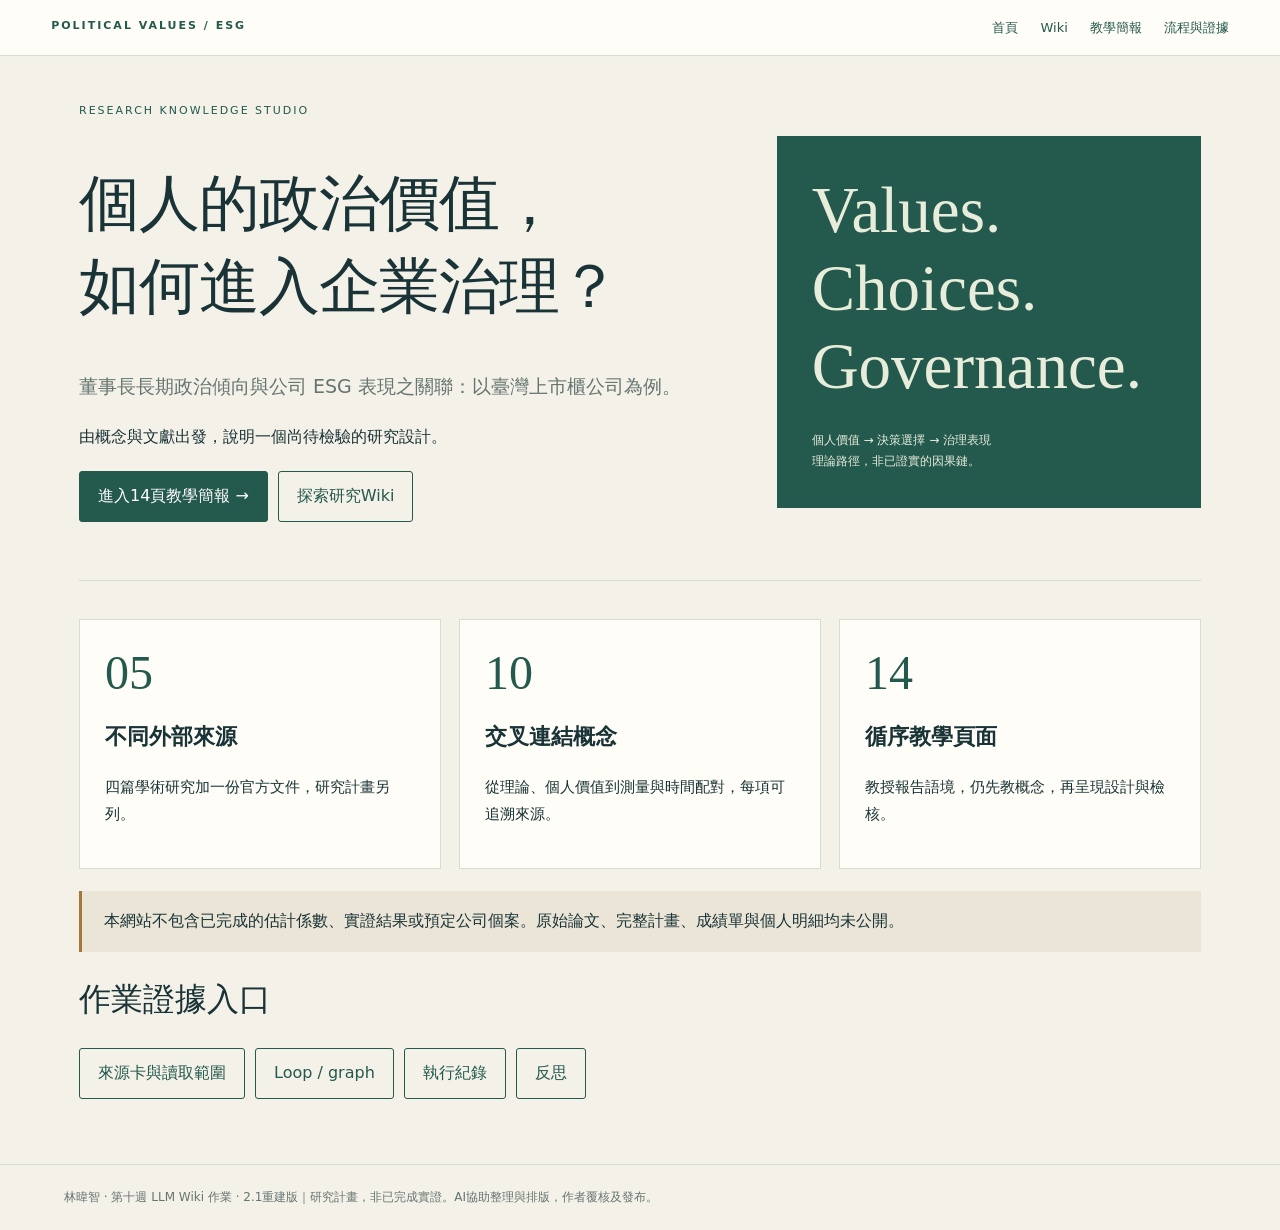
<file: index.html>
<!doctype html><html lang="zh-Hant"><head><meta charset="utf-8"><meta name="viewport" content="width=device-width,initial-scale=1"><title>董事長政治傾向與ESG｜研究知識庫</title><link rel="stylesheet" href="assets/style.css"><style></style></head><body><header><a href="index.html">POLITICAL VALUES / ESG</a><nav><a href="index.html">首頁</a><a href="wiki.html">Wiki</a><a href="slides.html">教學簡報</a><a href="workflow.html">流程與證據</a></nav></header><main><div class="hero"><div><div class="eyebrow">RESEARCH KNOWLEDGE STUDIO</div><h1>個人的政治價值，<br>如何進入企業治理？</h1><p class="lead">董事長長期政治傾向與公司 ESG 表現之關聯：以臺灣上市櫃公司為例。</p><p>由概念與文獻出發，說明一個尚待檢驗的研究設計。</p><div class="actions"><a class="btn" href="slides.html">進入14頁教學簡報 →</a><a class="btn alt" href="wiki.html">探索研究Wiki</a></div></div><div class="art">Values.<br>Choices.<br>Governance.<small>個人價值 → 決策選擇 → 治理表現<br>理論路徑，非已證實的因果鏈。</small></div></div><hr class="rule"><div class="grid"><div class="card"><div class="num">05</div><h3>不同外部來源</h3><p>四篇學術研究加一份官方文件，研究計畫另列。</p></div><div class="card"><div class="num">10</div><h3>交叉連結概念</h3><p>從理論、個人價值到測量與時間配對，每項可追溯來源。</p></div><div class="card"><div class="num">14</div><h3>循序教學頁面</h3><p>教授報告語境，仍先教概念，再呈現設計與檢核。</p></div></div><div class="callout">本網站不包含已完成的估計係數、實證結果或預定公司個案。原始論文、完整計畫、成績單與個人明細均未公開。</div><h2>作業證據入口</h2><div class="actions"><a class="btn alt" href="wiki.html#sources">來源卡與讀取範圍</a><a class="btn alt" href="workflow.html#graph">Loop / graph</a><a class="btn alt" href="workflow.html#record">執行紀錄</a><a class="btn alt" href="workflow.html#reflection">反思</a></div></main><footer>林暐智 · 第十週 LLM Wiki 作業 · 2.1重建版｜研究計畫，非已完成實證。AI協助整理與排版，作者覆核及發布。</footer></body></html>
</file>
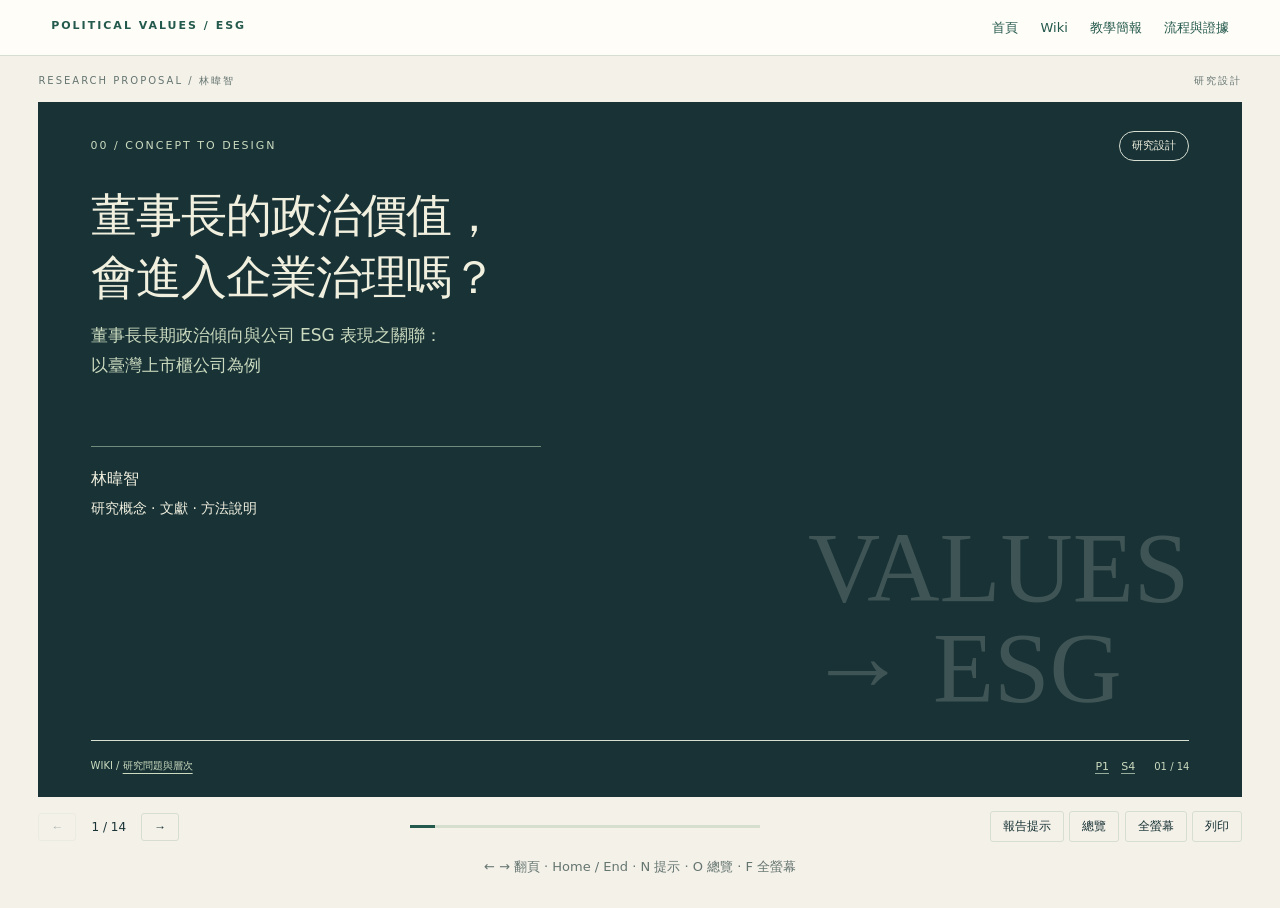
<file: slides.html>
<!doctype html><html lang="zh-Hant"><head><meta charset="utf-8"><meta name="viewport" content="width=device-width,initial-scale=1"><title>教授研究說明｜14頁教學簡報</title><link rel="stylesheet" href="assets/style.css"><style>.deck{max-width:1460px;padding:16px 3vw}.decktop{display:flex;justify-content:space-between;font-size:10px;letter-spacing:2px;color:var(--muted);margin-bottom:12px}.slide{min-height:calc(100vh - 205px);padding:28px 4vw 20px;background:var(--paper);border:1px solid var(--line);display:flex;flex-direction:column;position:relative;overflow:hidden}.slidehead,.slidefoot{display:flex;justify-content:space-between;gap:15px;flex-wrap:wrap}.slidehead{align-items:center}.slide h1{font-size:clamp(31px,3.6vw,54px);margin:24px 0 10px}.slide .lead{font-size:17px;margin:0 0 25px}.content{flex:1;position:relative;z-index:1}.slidefoot{border-top:1px solid var(--line);padding-top:16px;margin-top:22px;font-size:10px;color:var(--muted);position:relative;z-index:2}.slidefoot a{color:inherit}.slide .card{background:#edf0e5;border:0;border-top:2px solid var(--green);padding:20px}.slide .card h3{font-family:Georgia,"PMingLiU",serif;margin:8px 0}.slide .card p{margin:0;font-size:15px}.path{display:grid;grid-template-columns:repeat(auto-fit,minmax(130px,1fr));gap:15px}.path>div{background:#e9eddf;border-top:2px solid #8ba289;padding:18px}.path h3{font-size:20px;margin:8px 0}.path p{font-size:14px;margin:0}.path .num{font-size:33px}.twocol{display:grid;grid-template-columns:1fr 1fr;gap:25px;font-size:15px}.twocol p{border-top:1px solid var(--line);padding-top:14px}.formula{background:var(--green);color:white;padding:20px;text-align:center;margin-top:20px;font-size:18px}.scale{display:flex;justify-content:space-between;gap:10px;font-size:10px;border-top:6px solid #7b9f7b;padding-top:8px}.rank{display:grid;grid-template-columns:repeat(7,1fr);gap:6px}.rank>div{background:#d9e5cc;text-align:center;padding:17px 3px;font:36px Georgia,serif;border-top:3px solid var(--green)}.rank small{display:block;font:10px/1.8 system-ui;margin-top:8px}.hyp{border-left:2px solid #c1d4aa;padding:18px 28px}.hyp>span{font-size:12px;letter-spacing:2px}.hyp p{font-size:27px;font-family:Georgia,"PMingLiU",serif;margin:12px 0}.hyp>div{font-size:13px;color:#c9ddb0}.cover{margin:65px 0 35px;padding-top:18px;border-top:1px solid #718c7c;max-width:450px}.cover span{font-size:14px}.watermark{position:absolute;bottom:0;right:0;font:100px/1 Georgia,serif;opacity:.18}.dark{background:#183236;color:#f1f0df;border-color:#183236}.green{background:#24594d;color:#f1f0df}.dark .eyebrow,.green .eyebrow,.dark .lead,.green .lead,.dark .slidefoot,.green .slidefoot{color:#ccdbbf}.dark .path>div{background:#29494a}.dark .num{color:#cee3ae}.dark .btn{background:#d3e5b3;color:#17362e;border-color:#d3e5b3}.dark .btn.alt{background:transparent;color:#d3e5b3}.green .callout{color:#17362e;background:#dce6cc}.controls{display:flex;justify-content:space-between;align-items:center;gap:15px;flex-wrap:wrap;padding-top:14px}.controls button{background:transparent;color:var(--ink);border-color:var(--line);font-size:12px;padding:6px 12px}.controls button:disabled{opacity:.3}.progress{height:3px;flex:1;max-width:350px;background:#d6dfce}.progress span{display:block;background:var(--green);height:100%}#page{font-size:12px;margin:0 10px}.notes{padding:16px;margin-top:20px;background:#e2e9d8;color:#18362e;font-size:14px}.quiz{display:grid;gap:12px}.quiz button{background:#e6eddc;color:var(--ink);text-align:left;font-size:16px;padding:17px}.quiz button.selected{outline:2px solid var(--gold)}details{margin-top:18px;font-size:14px}summary{cursor:pointer}.all .slide{margin-bottom:25px;min-height:0}.all .controls{position:sticky;bottom:0;background:var(--bg);padding:15px 0}@media(max-width:800px){.slide{padding:22px 6vw;min-height:70vh}.slide h1{font-size:34px}.path{grid-template-columns:1fr 1fr}.twocol{grid-template-columns:1fr;gap:0}.rank>div{font-size:23px}.rank small{font-size:8px}.formula{font-size:14px}.scale{font-size:8px}.progress{display:none}.watermark{position:relative;font-size:60px;margin:20px 0}.cover{margin:30px 0}.slide .lead{font-size:15px}.slide td,.slide th{font-size:12px;padding:9px}}@media print{.deck{padding:0}.slide,.slide[hidden]{display:flex!important;break-after:page;min-height:175mm;padding:10mm;background:white;color:#193336}.notes{display:none!important}.dark .path>div{background:#e9eddf;color:#193336}.dark .eyebrow,.green .eyebrow,.dark .lead,.green .lead,.dark .slidefoot,.green .slidefoot{color:#193336}.slide h1{font-size:30px}.slide .card p{font-size:12px}.decktop{display:none}body{print-color-adjust:exact;-webkit-print-color-adjust:exact}}</style></head><body><header><a href="index.html">POLITICAL VALUES / ESG</a><nav><a href="index.html">首頁</a><a href="wiki.html">Wiki</a><a href="slides.html">教學簡報</a><a href="workflow.html">流程與證據</a></nav></header><main class="deck"><div class="decktop"><span>RESEARCH PROPOSAL / 林暐智</span><span id="status">研究說明</span></div><section class="slide dark" id="slide-1"><div class="slidehead"><span class="eyebrow">00 / CONCEPT TO DESIGN</span><span class="pill">研究設計</span></div><div class="content"><h1>董事長的政治價值，<br>會進入企業治理嗎？</h1><p class="lead">董事長長期政治傾向與公司 ESG 表現之關聯：<br>以臺灣上市櫃公司為例</p><div class="cover">林暐智<br><span>研究概念 · 文獻 · 方法說明</span></div><div class="watermark">VALUES<br>→ ESG</div></div><div class="slidefoot"><span>WIKI / <a href="wiki.html#question">研究問題與層次</a></span><span><a class="source" href="wiki.html#P1">P1</a> <a class="source" href="wiki.html#S4">S4</a>　01 / 14</span></div><aside class="notes" hidden>報告提示｜本簡報介紹尚待執行的研究計畫，不報告已完成統計結果。</aside></section><section class="slide " id="slide-2" hidden><div class="slidehead"><span class="eyebrow">01 / CONCEPT TO DESIGN</span><span class="pill">教學路線</span></div><div class="content"><h1>先理解三個問題，<br>再評估研究是否成立。</h1><p class="lead">研究說明也要有教學路徑：先定義，再推論，最後檢查。</p><div class="grid"><div class="card"><span class="eyebrow">WHY</span><h3>為什麼研究人？</h3><p>理解個人價值如何進入企業決策。</p></div><div class="card"><span class="eyebrow">HOW</span><h3>如何觀察價值？</h3><p>本人長期捐款是代理，而非直接讀取內心。</p></div><div class="card"><span class="eyebrow">LIMITS</span><h3>證據到哪裡？</h3><p>理解指標、時間與因果的界線。</p></div></div></div><div class="slidefoot"><span>WIKI / <a href="wiki.html#theory">高階梯隊理論</a> · <a href="wiki.html#measure">四面向代理指數</a> · <a href="wiki.html#design">量化與質化銜接</a></span><span><a class="source" href="wiki.html#S1">S1</a> <a class="source" href="wiki.html#S2">S2</a> <a class="source" href="wiki.html#P1">P1</a>　02 / 14</span></div><aside class="notes" hidden>報告提示｜後續各章依照這三個學習問題展開。</aside></section><section class="slide " id="slide-3" hidden><div class="slidehead"><span class="eyebrow">02 / CONCEPT TO DESIGN</span><span class="pill">概念整理</span></div><div class="content"><h1>ESG 是範圍，<br>評鑑是其中一種觀察。</h1><p class="lead">先認識環境、社會與治理，再定義本研究測量。</p><div class="grid"><div class="card"><span class="eyebrow">ENVIRONMENT</span><h3>E / 環境</h3><p>環境風險與資源管理。</p></div><div class="card"><span class="eyebrow">SOCIAL</span><h3>S / 社會</h3><p>員工、社區及利害關係人。</p></div><div class="card"><span class="eyebrow">GOVERNANCE</span><h3>G / 治理</h3><p>監督、權責與資訊透明。</p></div></div><div class="callout">本計畫主要衡量ESG導向治理，不等於所有環境及社會實績。</div></div><div class="slidefoot"><span>WIKI / <a href="wiki.html#esg">ESG、CSR與治理評鑑</a> · <a href="wiki.html#outcome">七級距怎麼讀</a></span><span><a class="source" href="wiki.html#S2">S2</a> <a class="source" href="wiki.html#S5">S5</a> <a class="source" href="wiki.html#P1">P1</a>　03 / 14</span></div><aside class="notes" hidden>報告提示｜CSR、公司治理評鑑與TESG不能直接互換。</aside></section><section class="slide " id="slide-4" hidden><div class="slidehead"><span class="eyebrow">03 / CONCEPT TO DESIGN</span><span class="pill">研究設計</span></div><div class="content"><h1>把焦點從企業網絡，<br>移到董事長本人。</h1><p class="lead">長期支持方向，是否與任內公司治理表現相關？</p><div class="path"><div><span class="num">01</span><h3>個人證據</h3><p>董事長本人政治獻金</p></div><div><span class="num">02</span><h3>公司結果</h3><p>治理評鑑相對級距</p></div><div><span class="num">03</span><h3>年度配對</h3><p>公司—董事長—年度</p></div></div><div class="callout">不使用公司、家族或創辦人捐款替代本人。</div></div><div class="slidefoot"><span>WIKI / <a href="wiki.html#question">研究問題與層次</a> · <a href="wiki.html#distinction">政治傾向與政治關聯</a></span><span><a class="source" href="wiki.html#P1">P1</a> <a class="source" href="wiki.html#S4">S4</a> <a class="source" href="wiki.html#S2">S2</a> <a class="source" href="wiki.html#S3">S3</a>　04 / 14</span></div><aside class="notes" hidden>報告提示｜研究差異在個人層次與測量，不是聲稱前人完全未研究政黨。</aside></section><section class="slide " id="slide-5" hidden><div class="slidehead"><span class="eyebrow">04 / CONCEPT TO DESIGN</span><span class="pill">既有理論</span></div><div class="content"><h1>價值先進入選擇，<br>才可能反映於治理。</h1><p class="lead">高階梯隊理論：有限理性下，決策者透過個人化視角理解情境。</p><div class="path"><div><span class="num">01</span><h3>認知與價值</h3><p>在意什麼</p></div><div><span class="num">02</span><h3>知覺與詮釋</h3><p>理解風險與機會</p></div><div><span class="num">03</span><h3>治理選擇</h3><p>權責、投入、揭露</p></div><div><span class="num">04</span><h3>組織結果</h3><p>治理評鑑</p></div></div><div class="twocol"><p>行為導引：直接偏好符合價值的方案。</p><p>知覺篩選：先影響資訊理解，再影響選擇。</p></div></div><div class="slidefoot"><span>WIKI / <a href="wiki.html#theory">高階梯隊理論</a> · <a href="wiki.html#mechanism">行為導引與知覺篩選</a></span><span><a class="source" href="wiki.html#S1">S1</a> <a class="source" href="wiki.html#S2">S2</a> <a class="source" href="wiki.html#P1">P1</a>　05 / 14</span></div><aside class="notes" hidden>報告提示｜理論路徑不是已證實的因果鏈；原研究未直接分別觀察兩機制。</aside></section><section class="slide " id="slide-6" hidden><div class="slidehead"><span class="eyebrow">05 / CONCEPT TO DESIGN</span><span class="pill">文獻比較</span></div><div class="content"><h1>研究貢獻在差異，<br>不是把前人說得太少。</h1><p class="lead">四篇研究分別提供理論、測量與臺灣比較脈絡。</p><div class="table"><table><thead><tr><th>來源</th><th>可借用</th><th>不可直接移植</th></tr></thead><tbody><tr><td>S1｜1984</td><td>高階梯隊理論</td><td>非臺灣政治效果的直接證據</td></tr><tr><td>S2｜2013</td><td>本人捐款代理價值</td><td>美國兩黨、時間窗與CSR</td></tr><tr><td>S3｜2011</td><td>臺灣政治與企業價值</td><td>公司捐款不等於本人信念</td></tr><tr><td>S4｜2023</td><td>政治關聯與治理級距</td><td>原文已列兩黨指標</td></tr></tbody></table></div></div><div class="slidefoot"><span>WIKI / <a href="wiki.html#theory">高階梯隊理論</a> · <a href="wiki.html#distinction">政治傾向與政治關聯</a> · <a href="wiki.html#question">研究問題與層次</a></span><span><a class="source" href="wiki.html#S1">S1</a> <a class="source" href="wiki.html#S2">S2</a> <a class="source" href="wiki.html#S3">S3</a> <a class="source" href="wiki.html#S4">S4</a> <a class="source" href="wiki.html#P1">P1</a>　06 / 14</span></div><aside class="notes" hidden>報告提示｜邱銘哲表七已有兩黨變數；無差別是作者報告，本作業未重估差異。</aside></section><section class="slide green" id="slide-7" hidden><div class="slidehead"><span class="eyebrow">06 / CONCEPT TO DESIGN</span><span class="pill">待驗證假設</span></div><div class="content"><h1>假設可以有方向，<br>結論必須留給資料。</h1><p class="lead">依原計畫：較高民進黨傾向，預期與較佳治理評鑑表現相關。</p><div class="hyp"><span>H1 / 待檢驗</span><p>相對偏民進黨的長期捐款指數 ↑</p><div>↓ 預期正向關聯</div><p>進入較高治理級距的可能性 ↑</p></div><div class="callout">臺灣藍綠不等於美國自由／保守；本土價值連結仍須補強。</div></div><div class="slidefoot"><span>WIKI / <a href="wiki.html#question">研究問題與層次</a> · <a href="wiki.html#distinction">政治傾向與政治關聯</a></span><span><a class="source" href="wiki.html#P1">P1</a> <a class="source" href="wiki.html#S4">S4</a> <a class="source" href="wiki.html#S2">S2</a> <a class="source" href="wiki.html#S3">S3</a>　07 / 14</span></div><aside class="notes" hidden>報告提示｜不是對政黨或支持者的既定評價。連續指數與類別比較的假設措辭需保持一致。</aside></section><section class="slide " id="slide-8" hidden><div class="slidehead"><span class="eyebrow">07 / CONCEPT TO DESIGN</span><span class="pill">研究設計</span></div><div class="content"><h1>用四個面向看捐款，<br>不把長期當效度保證。</h1><p class="lead">觀察相對支持方向、持續性與支持範圍。</p><div class="grid"><div class="card"><span class="eyebrow">01 + 02</span><h3>筆數與金額</h3><p>行為與財務承諾如何分配？</p></div><div class="card"><span class="eyebrow">03</span><h3>捐款年度</h3><p>有多少年度支持各陣營？</p></div><div class="card"><span class="eyebrow">04</span><h3>不同受款者</h3><p>支持集中或分布多廣？</p></div></div><div class="formula">PI = (筆數比例＋金額比例＋年度比例＋受款者比例) ÷ 4</div><div class="scale"><span>0｜相對偏國民黨</span><span>0.5｜不直接等於中立</span><span>相對偏民進黨｜1</span></div></div><div class="slidefoot"><span>WIKI / <a href="wiki.html#measure">四面向代理指數</a></span><span><a class="source" href="wiki.html#S2">S2</a> <a class="source" href="wiki.html#P1">P1</a>　08 / 14</span></div><aside class="notes" hidden>報告提示｜需確認年度分母、金額單位與平滑設定；平均四指標不保證單筆資料不產生極端值。</aside></section><section class="slide " id="slide-9" hidden><div class="slidehead"><span class="eyebrow">08 / CONCEPT TO DESIGN</span><span class="pill">研究設計</span></div><div class="content"><h1>同樣十年，<br>不是同樣的時間設計。</h1><p class="lead">比較原研究與本計畫的觀察基準。</p><div class="table"><table><thead><tr><th></th><th>Chin等人</th><th>本研究計畫</th></tr></thead><tbody><tr><td>捐款窗</td><td>每位CEO就任前十年</td><td>共同2015–2024年</td></tr><tr><td>結果</td><td>就任後CSR</td><td>2016–2025治理評鑑</td></tr><tr><td>時間界線</td><td>捐款先於結果</td><td>早年結果可能配較晚捐款</td></tr></tbody></table></div><div class="callout">保留限制，規劃跨期穩定性與前期捐款對後期結果敏感度分析。</div></div><div class="slidefoot"><span>WIKI / <a href="wiki.html#time">時間窗與回溯配對</a></span><span><a class="source" href="wiki.html#S2">S2</a> <a class="source" href="wiki.html#P1">P1</a>　09 / 14</span></div><aside class="notes" hidden>報告提示｜固定長期特徵的回溯衡量，不應被誤述為完全沿用原文時間辨識。</aside></section><section class="slide " id="slide-10" hidden><div class="slidehead"><span class="eyebrow">09 / CONCEPT TO DESIGN</span><span class="pill">研究設計</span></div><div class="content"><h1>有順序，不必等距。<br>所以先用有序模型。</h1><p class="lead">公司治理評鑑由低至高編為1至7。</p><div class="rank"><div>1<small>81–100%</small></div><div>2<small>66–80%</small></div><div>3<small>51–65%</small></div><div>4<small>36–50%</small></div><div>5<small>21–35%</small></div><div>6<small>6–20%</small></div><div>7<small>前5%</small></div></div><div class="twocol"><p>主分析：有序羅吉斯迴歸、前期控制、產業及年度效果。</p><p>替代檢查：TESG、短任期排除、跨期指數及時間敏感度。</p></div><p class="small">上市、上櫃各自排名；模型假設及重複觀察相關性待確認。</p></div><div class="slidefoot"><span>WIKI / <a href="wiki.html#outcome">七級距怎麼讀</a> · <a href="wiki.html#design">量化與質化銜接</a></span><span><a class="source" href="wiki.html#S5">S5</a> <a class="source" href="wiki.html#P1">P1</a> <a class="source" href="wiki.html#S1">S1</a>　10 / 14</span></div><aside class="notes" hidden>報告提示｜研究樣本為2016–2025非金融保險業。控制依最新版，不混用舊版項目。</aside></section><section class="slide " id="slide-11" hidden><div class="slidehead"><span class="eyebrow">10 / CONCEPT TO DESIGN</span><span class="pill">研究設計</span></div><div class="content"><h1>量化找出關聯，<br>個案追查如何發生。</h1><p class="lead">依量化結果選對比個案，以公司與第三方資料交叉驗證。</p><div class="path"><div><span class="num">01</span><h3>正式權責</h3><p>董事會與永續單位</p></div><div><span class="num">02</span><h3>目標與投入</h3><p>時程、資源、執行</p></div><div><span class="num">03</span><h3>揭露與結果</h3><p>對照外部證據</p></div></div><div class="callout">討論：是否加看不符合預期的反例，避免只選支持假設的公司？</div></div><div class="slidefoot"><span>WIKI / <a href="wiki.html#design">量化與質化銜接</a> · <a href="wiki.html#mechanism">行為導引與知覺篩選</a></span><span><a class="source" href="wiki.html#P1">P1</a> <a class="source" href="wiki.html#S1">S1</a> <a class="source" href="wiki.html#S2">S2</a>　11 / 14</span></div><aside class="notes" hidden>報告提示｜尚未選定公司；個案不能自動補足因果辨識。</aside></section><section class="slide " id="slide-12" hidden><div class="slidehead"><span class="eyebrow">11 / CONCEPT TO DESIGN</span><span class="pill">教學檢核</span></div><div class="content"><h1>沒有捐款紀錄，<br>就能說政治中立嗎？</h1><p class="lead">先選答案，再看解釋。</p><div class="quiz"><button data-ok="no">A　可以，放0.5就代表中立。</button><button data-ok="yes">B　不行，未觀察行為不等於沒有傾向。</button></div><div id="feedback" class="callout" aria-live="polite" hidden></div><details><summary>直接看解釋</summary><p>區分無紀錄、身分不明、資料不足及平衡支持。數值編碼不是內心狀態證明。</p></details></div><div class="slidefoot"><span>WIKI / <a href="wiki.html#measure">四面向代理指數</a> · <a href="wiki.html#distinction">政治傾向與政治關聯</a></span><span><a class="source" href="wiki.html#S2">S2</a> <a class="source" href="wiki.html#P1">P1</a> <a class="source" href="wiki.html#S3">S3</a> <a class="source" href="wiki.html#S4">S4</a>　12 / 14</span></div><aside class="notes" hidden>報告提示｜以理解檢核讓教學不只是被動閱讀。</aside></section><section class="slide " id="slide-13" hidden><div class="slidehead"><span class="eyebrow">12 / CONCEPT TO DESIGN</span><span class="pill">研究設計</span></div><div class="content"><h1>先釐清最脆弱的規則，<br>再開始估計。</h1><p class="lead">保留原計畫，同時讓教授看到可具體討論的方法問題。</p><div class="grid"><div class="card"><span class="eyebrow">MEASUREMENT</span><h3>分母與平滑</h3><p>年度數加總或聯集？金額單位改變如何處理0.1？</p></div><div class="card"><span class="eyebrow">SAMPLE</span><h3>無捐款者入模</h3><p>連續PI與無紀錄指標如何共同設定？</p></div><div class="card"><span class="eyebrow">INFERENCE</span><h3>時間與替代解釋</h3><p>回溯窗、資料相關性及反例選取如何處理？</p></div></div></div><div class="slidefoot"><span>WIKI / <a href="wiki.html#review">教授討論事項</a></span><span><a class="source" href="wiki.html#P1">P1</a> <a class="source" href="wiki.html#S2">S2</a>　13 / 14</span></div><aside class="notes" hidden>報告提示｜這些是待確認問題，不聲稱已有唯一解答。</aside></section><section class="slide dark" id="slide-14" hidden><div class="slidehead"><span class="eyebrow">13 / CONCEPT TO DESIGN</span><span class="pill">教學總結</span></div><div class="content"><h1>可檢驗的問題，<br>比預設答案更重要。</h1><p class="lead">讓理論、測量、設計連起來，也知道在哪裡可能斷裂。</p><div class="path"><div><span class="num">01</span><h3>理論</h3><p>價值可能影響選擇</p></div><div><span class="num">02</span><h3>測量</h3><p>本人捐款是線索</p></div><div><span class="num">03</span><h3>設計</h3><p>量化＋質化</p></div><div><span class="num">04</span><h3>限制</h3><p>代理與相關非證明</p></div></div><div class="actions"><a class="btn" href="wiki.html#sources">完整來源卡 ↗</a><a class="btn alt" href="workflow.html">製作流程與紀錄 ↗</a></div></div><div class="slidefoot"><span>WIKI / <a href="wiki.html#theory">高階梯隊理論</a> · <a href="wiki.html#measure">四面向代理指數</a> · <a href="wiki.html#design">量化與質化銜接</a> · <a href="wiki.html#review">教授討論事項</a></span><span><a class="source" href="wiki.html#S1">S1</a> <a class="source" href="wiki.html#S2">S2</a> <a class="source" href="wiki.html#P1">P1</a>　14 / 14</span></div><aside class="notes" hidden>報告提示｜資料先整理進Wiki，再依概念生成簡報。</aside></section><div class="controls noprint"><div><button id="prev" aria-label="上一頁">←</button> <span id="page" aria-live="polite">1 / 14</span> <button id="next" aria-label="下一頁">→</button></div><div class="progress"><span id="bar"></span></div><div><button id="notes">報告提示</button> <button id="overview">總覽</button> <button id="full">全螢幕</button> <button id="print">列印</button></div></div><p class="small noprint" style="text-align:center">← → 翻頁 · Home / End · N 提示 · O 總覽 · F 全螢幕</p></main><script>const ss=[...document.querySelectorAll('.slide')];let n=Math.max(0,Math.min(13,(parseInt(location.hash.replace('#slide-',''))||1)-1)),all=false,notes=false;function draw(){ss.forEach((s,i)=>{s.hidden=!all&&i!==n;s.querySelector('.notes').hidden=!notes});document.querySelector('.deck').classList.toggle('all',all);document.getElementById('page').textContent=(n+1)+' / 14';document.getElementById('bar').style.width=((n+1)/14*100)+'%';document.getElementById('prev').disabled=n===0;document.getElementById('next').disabled=n===13;document.getElementById('status').textContent=ss[n].querySelector('.pill').textContent;document.getElementById('overview').textContent=all?'單頁':'總覽';history.replaceState(null,'','#slide-'+(n+1))}function go(x){n=Math.max(0,Math.min(13,x));draw();window.scrollTo(0,0)}async function full(){try{if(document.fullscreenElement)await document.exitFullscreen();else await document.documentElement.requestFullscreen()}catch(e){document.getElementById('full').textContent='請用瀏覽器全螢幕'}}document.getElementById('prev').onclick=()=>go(n-1);document.getElementById('next').onclick=()=>go(n+1);document.getElementById('notes').onclick=()=>{notes=!notes;draw()};document.getElementById('overview').onclick=()=>{all=!all;draw()};document.getElementById('full').onclick=full;document.getElementById('print').onclick=()=>window.print();window.addEventListener('hashchange',()=>{n=Math.max(0,Math.min(13,(parseInt(location.hash.replace('#slide-',''))||1)-1));draw()});document.addEventListener('keydown',e=>{if(e.target.closest('button,input,summary'))return;let used=true;switch(e.key){case 'ArrowRight':go(n+1);break;case 'ArrowLeft':go(n-1);break;case 'Home':go(0);break;case 'End':go(13);break;case 'n':case 'N':notes=!notes;draw();break;case 'o':case 'O':all=!all;draw();break;case 'f':case 'F':full();break;default:used=false}if(used)e.preventDefault()});document.querySelectorAll('.quiz button').forEach(b=>b.onclick=()=>{document.querySelectorAll('.quiz button').forEach(x=>x.classList.remove('selected'));b.classList.add('selected');const f=document.getElementById('feedback');f.hidden=false;f.textContent=b.dataset.ok==='yes'?'正確。未觀察到捐款不等於沒有傾向，應區分資料與內在狀態。':'再想一下：0.5可能是平衡支持或模型編碼，不能證明內在中立。'});draw();</script></body></html>
</file>
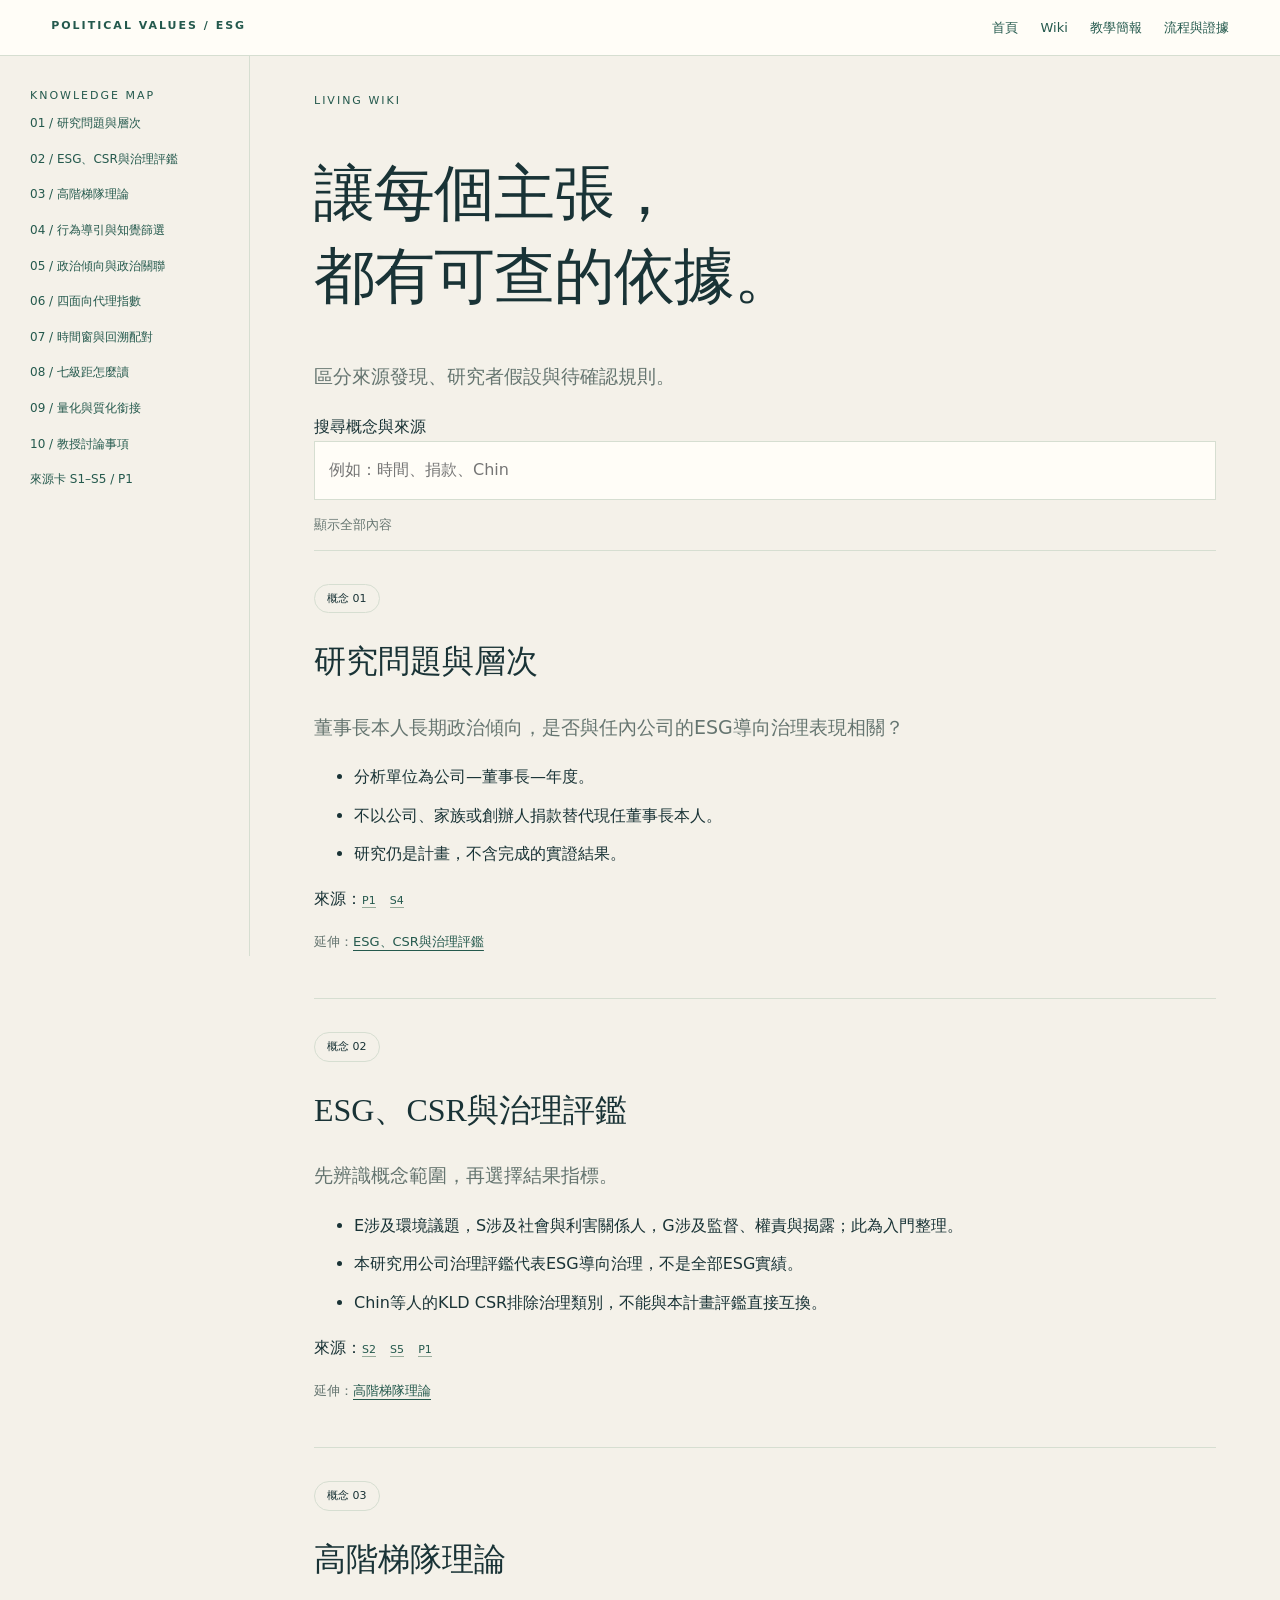
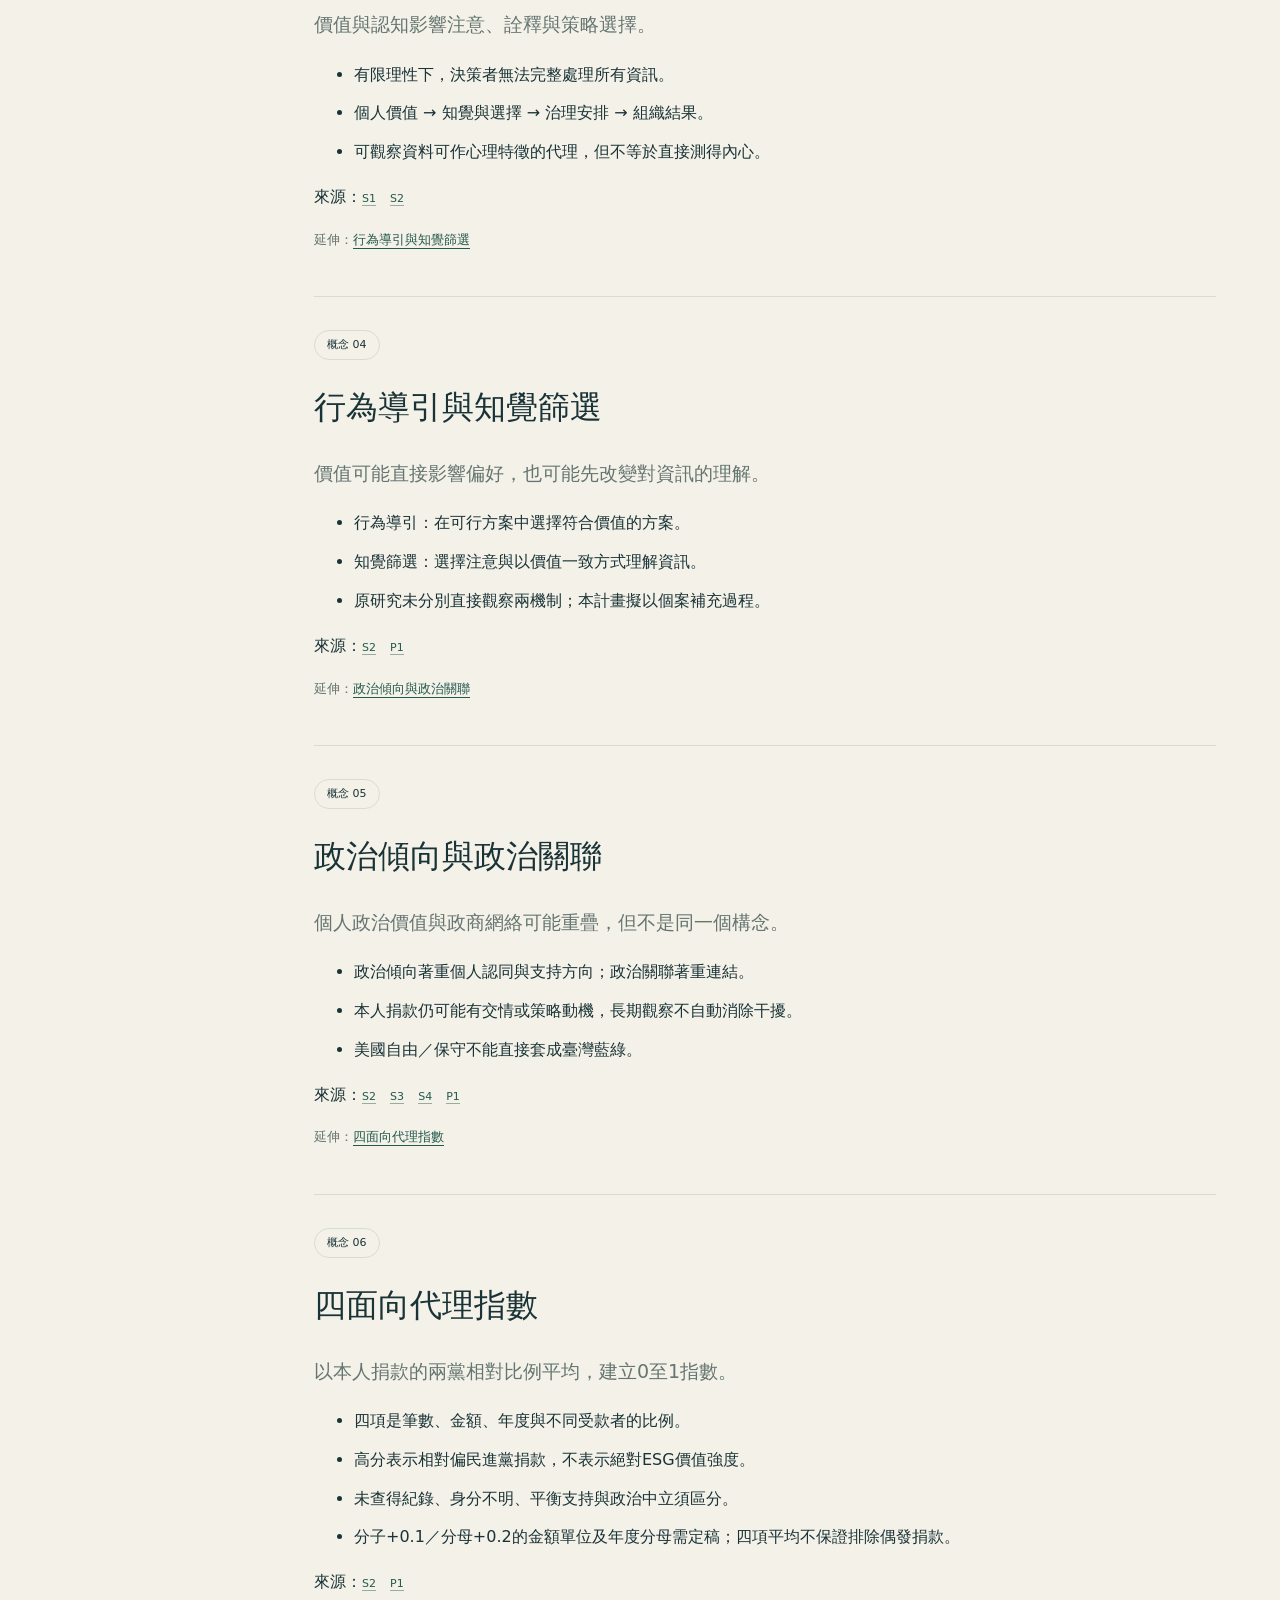
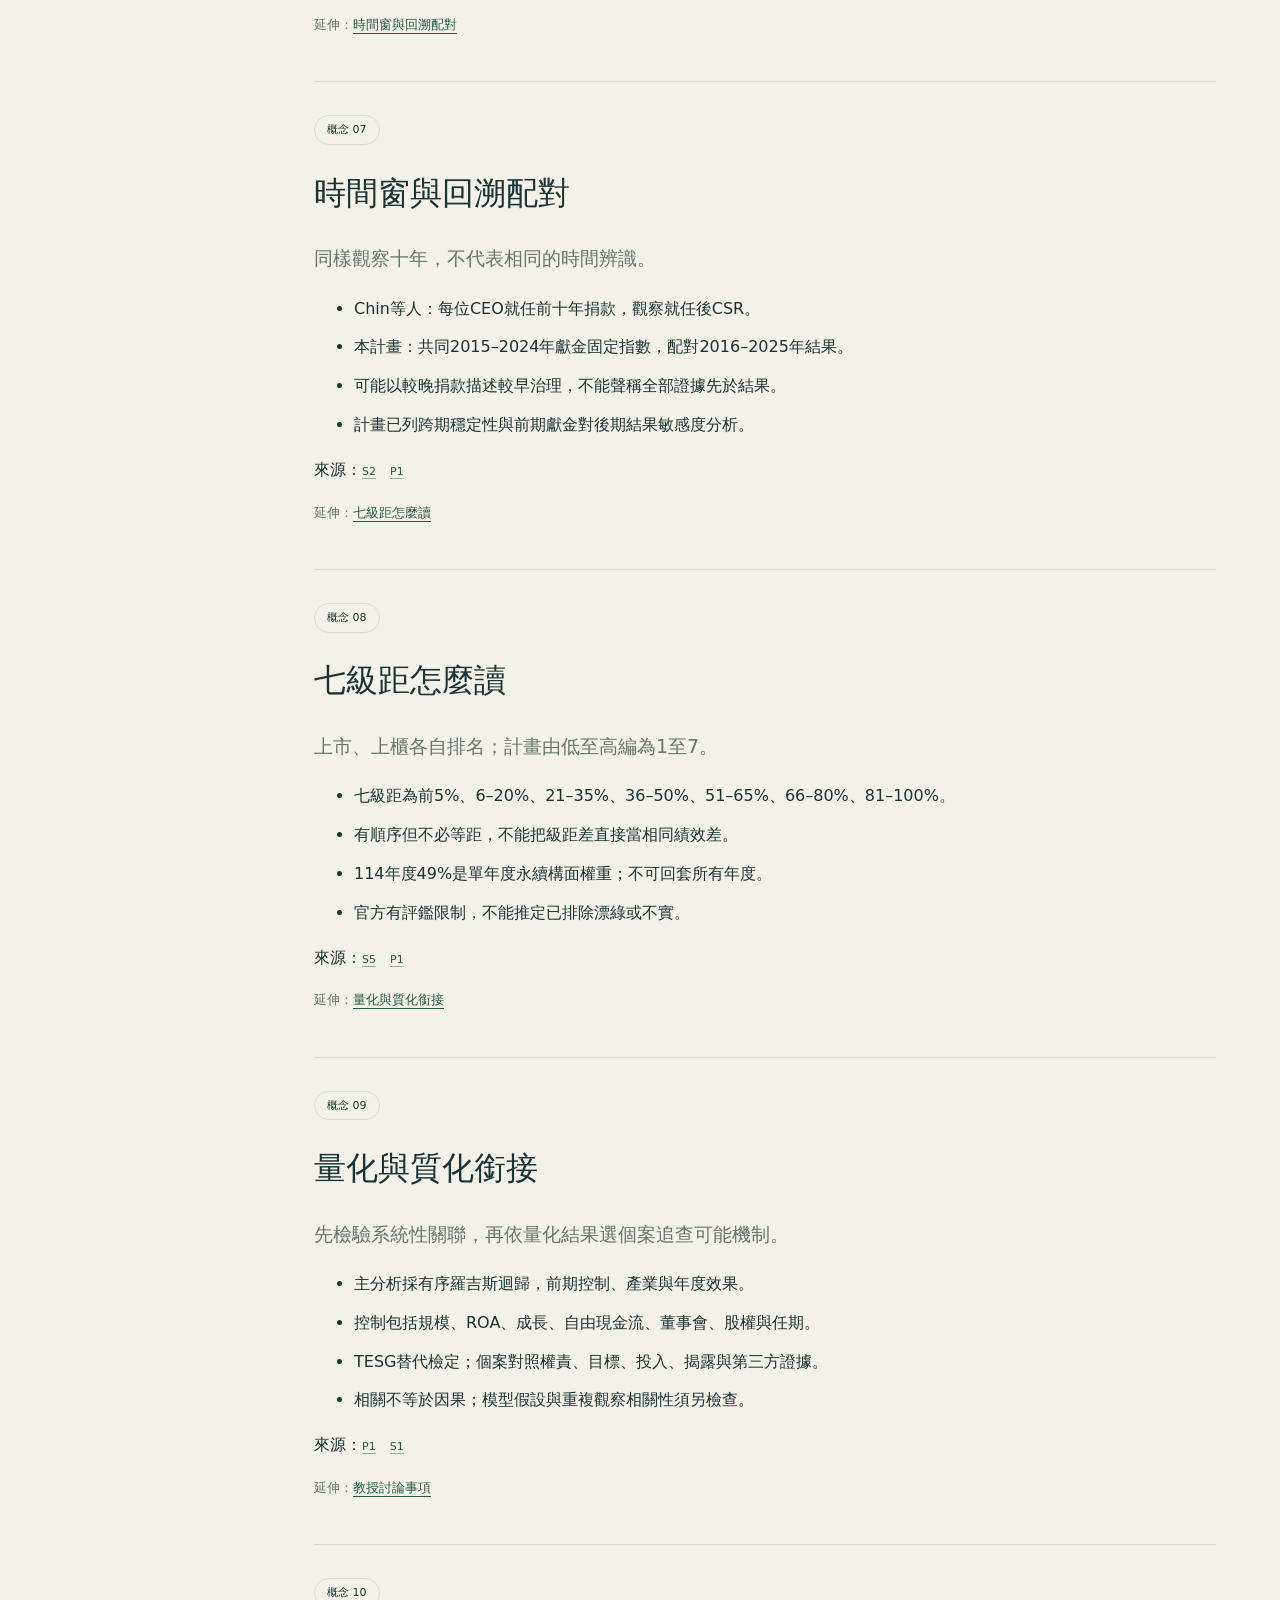
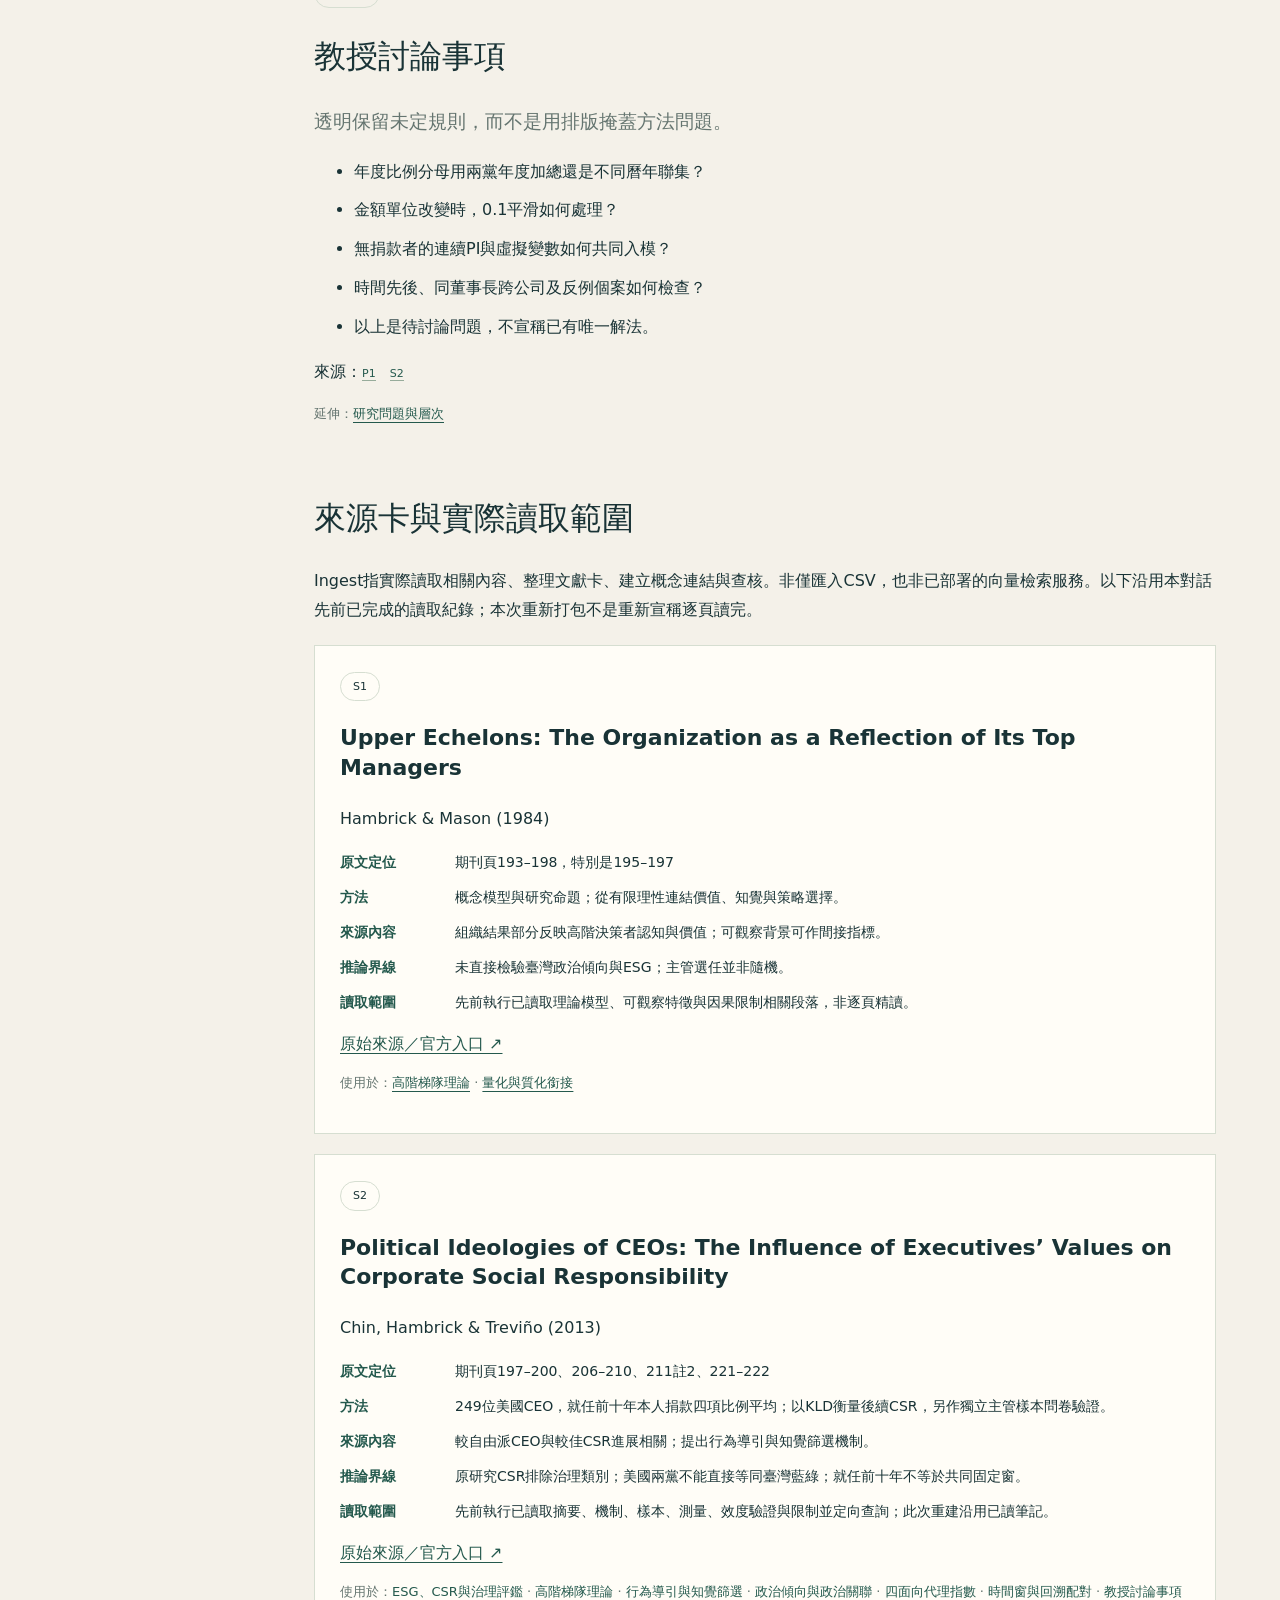
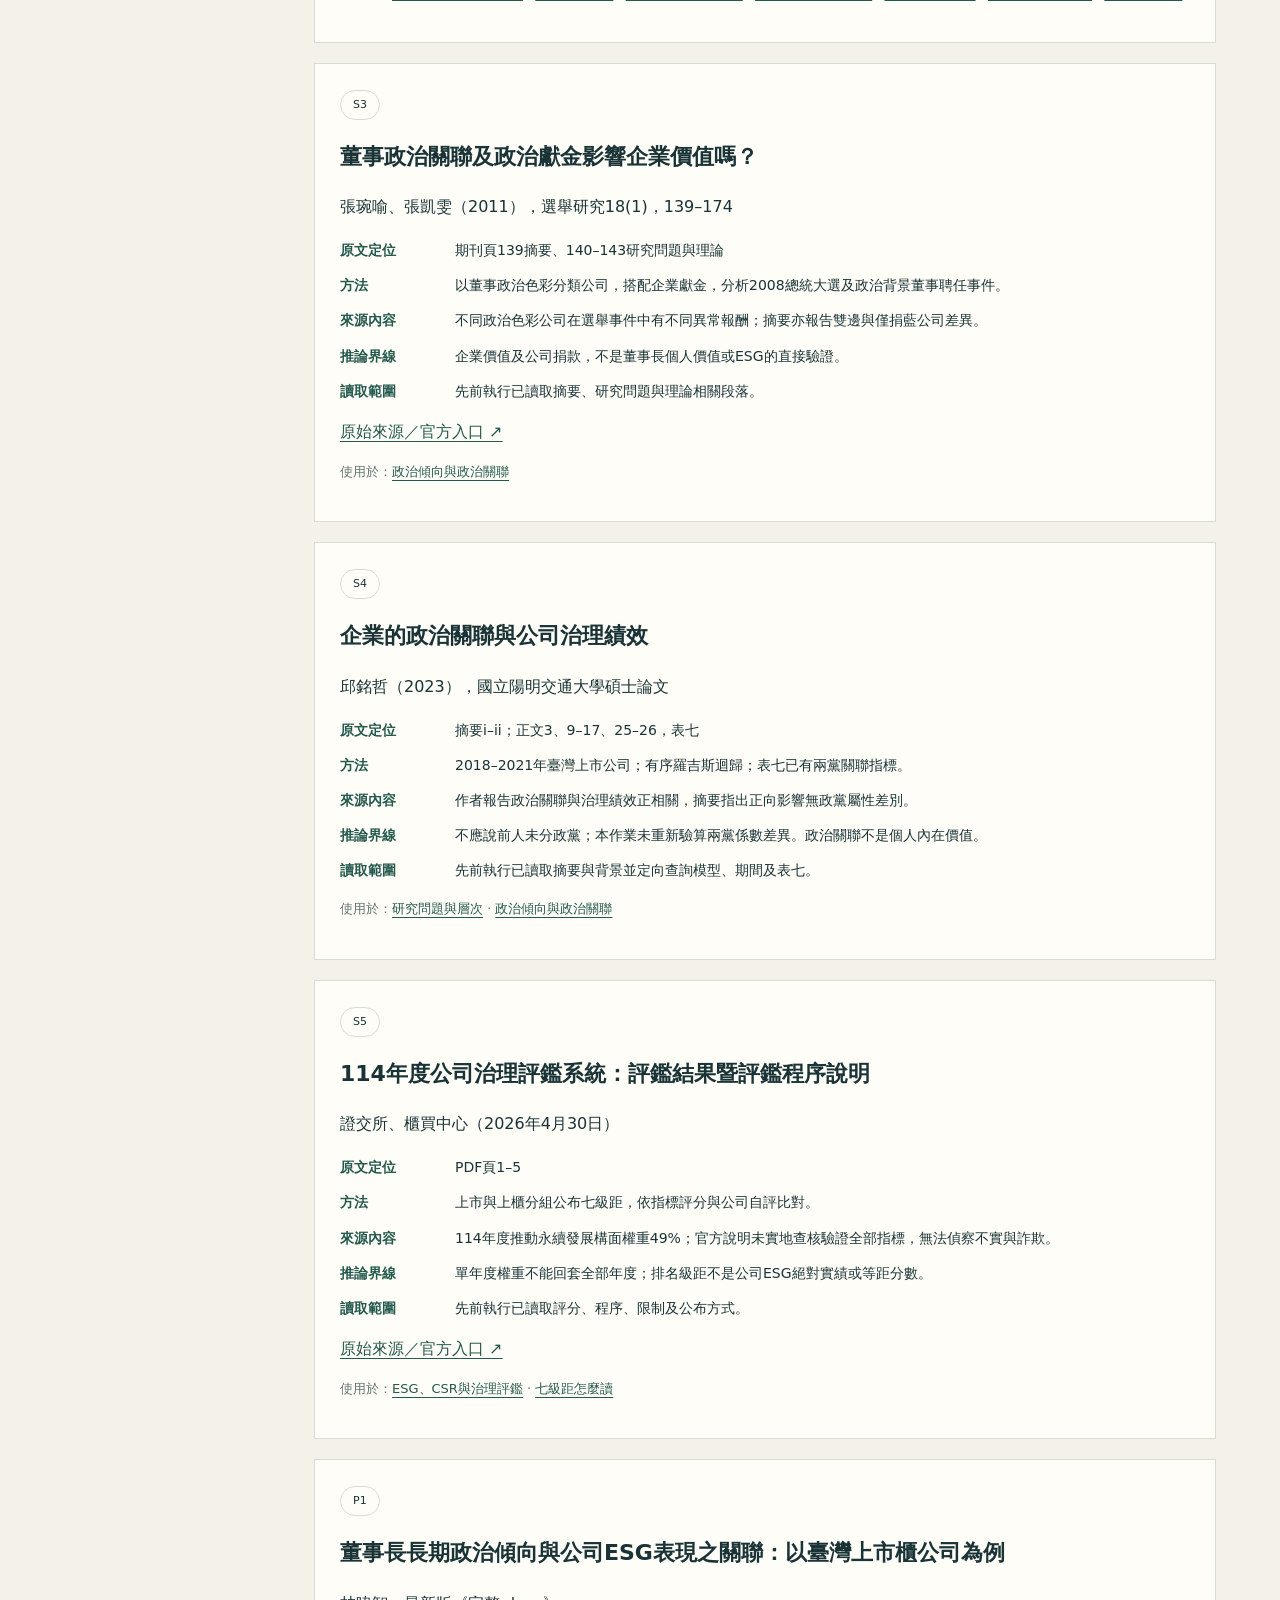
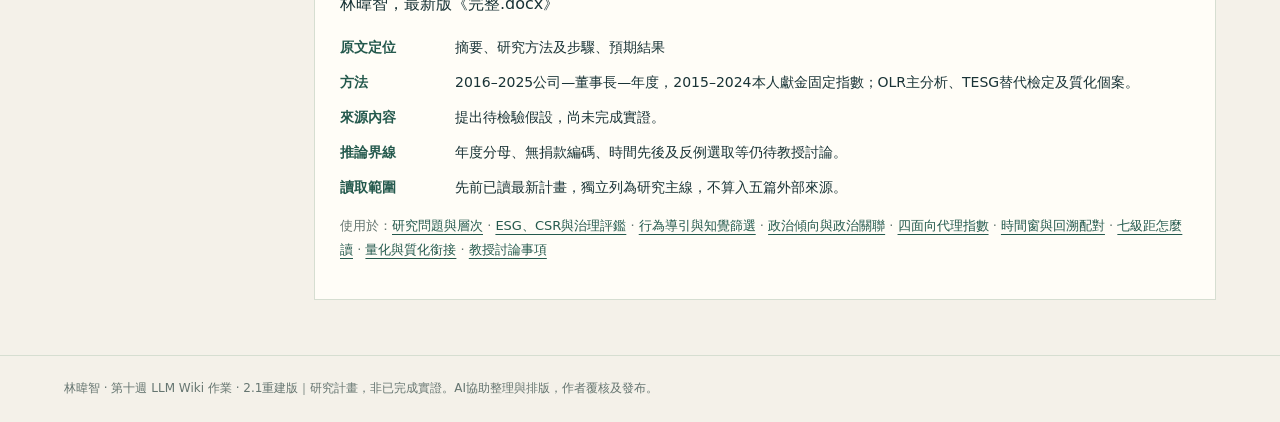
<file: wiki.html>
<!doctype html><html lang="zh-Hant"><head><meta charset="utf-8"><meta name="viewport" content="width=device-width,initial-scale=1"><title>Wiki｜概念與來源</title><link rel="stylesheet" href="assets/style.css"><style></style></head><body><header><a href="index.html">POLITICAL VALUES / ESG</a><nav><a href="index.html">首頁</a><a href="wiki.html">Wiki</a><a href="slides.html">教學簡報</a><a href="workflow.html">流程與證據</a></nav></header><div class="layout"><aside class="side"><div class="eyebrow">KNOWLEDGE MAP</div><a href="#question">01 / 研究問題與層次</a><a href="#esg">02 / ESG、CSR與治理評鑑</a><a href="#theory">03 / 高階梯隊理論</a><a href="#mechanism">04 / 行為導引與知覺篩選</a><a href="#distinction">05 / 政治傾向與政治關聯</a><a href="#measure">06 / 四面向代理指數</a><a href="#time">07 / 時間窗與回溯配對</a><a href="#outcome">08 / 七級距怎麼讀</a><a href="#design">09 / 量化與質化銜接</a><a href="#review">10 / 教授討論事項</a><a href="#sources">來源卡 S1–S5 / P1</a></aside><main class="wiki"><div class="eyebrow">LIVING WIKI</div><h1>讓每個主張，<br>都有可查的依據。</h1><p class="lead">區分來源發現、研究者假設與待確認規則。</p><label for="q">搜尋概念與來源</label><input id="q" type="search" placeholder="例如：時間、捐款、Chin"><p id="count" class="small" aria-live="polite">顯示全部內容</p><p id="empty" class="callout" hidden>找不到內容，請縮短關鍵字。</p><article class="concept searchable" id="question"><span class="pill">概念 01</span><h2>研究問題與層次</h2><p class="lead">董事長本人長期政治傾向，是否與任內公司的ESG導向治理表現相關？</p><ul><li>分析單位為公司—董事長—年度。</li><li>不以公司、家族或創辦人捐款替代現任董事長本人。</li><li>研究仍是計畫，不含完成的實證結果。</li></ul><p>來源：<a class="source" href="wiki.html#P1">P1</a> <a class="source" href="wiki.html#S4">S4</a></p><p class="small">延伸：<a href="#esg">ESG、CSR與治理評鑑</a></p></article><article class="concept searchable" id="esg"><span class="pill">概念 02</span><h2>ESG、CSR與治理評鑑</h2><p class="lead">先辨識概念範圍，再選擇結果指標。</p><ul><li>E涉及環境議題，S涉及社會與利害關係人，G涉及監督、權責與揭露；此為入門整理。</li><li>本研究用公司治理評鑑代表ESG導向治理，不是全部ESG實績。</li><li>Chin等人的KLD CSR排除治理類別，不能與本計畫評鑑直接互換。</li></ul><p>來源：<a class="source" href="wiki.html#S2">S2</a> <a class="source" href="wiki.html#S5">S5</a> <a class="source" href="wiki.html#P1">P1</a></p><p class="small">延伸：<a href="#theory">高階梯隊理論</a></p></article><article class="concept searchable" id="theory"><span class="pill">概念 03</span><h2>高階梯隊理論</h2><p class="lead">價值與認知影響注意、詮釋與策略選擇。</p><ul><li>有限理性下，決策者無法完整處理所有資訊。</li><li>個人價值 → 知覺與選擇 → 治理安排 → 組織結果。</li><li>可觀察資料可作心理特徵的代理，但不等於直接測得內心。</li></ul><p>來源：<a class="source" href="wiki.html#S1">S1</a> <a class="source" href="wiki.html#S2">S2</a></p><p class="small">延伸：<a href="#mechanism">行為導引與知覺篩選</a></p></article><article class="concept searchable" id="mechanism"><span class="pill">概念 04</span><h2>行為導引與知覺篩選</h2><p class="lead">價值可能直接影響偏好，也可能先改變對資訊的理解。</p><ul><li>行為導引：在可行方案中選擇符合價值的方案。</li><li>知覺篩選：選擇注意與以價值一致方式理解資訊。</li><li>原研究未分別直接觀察兩機制；本計畫擬以個案補充過程。</li></ul><p>來源：<a class="source" href="wiki.html#S2">S2</a> <a class="source" href="wiki.html#P1">P1</a></p><p class="small">延伸：<a href="#distinction">政治傾向與政治關聯</a></p></article><article class="concept searchable" id="distinction"><span class="pill">概念 05</span><h2>政治傾向與政治關聯</h2><p class="lead">個人政治價值與政商網絡可能重疊，但不是同一個構念。</p><ul><li>政治傾向著重個人認同與支持方向；政治關聯著重連結。</li><li>本人捐款仍可能有交情或策略動機，長期觀察不自動消除干擾。</li><li>美國自由／保守不能直接套成臺灣藍綠。</li></ul><p>來源：<a class="source" href="wiki.html#S2">S2</a> <a class="source" href="wiki.html#S3">S3</a> <a class="source" href="wiki.html#S4">S4</a> <a class="source" href="wiki.html#P1">P1</a></p><p class="small">延伸：<a href="#measure">四面向代理指數</a></p></article><article class="concept searchable" id="measure"><span class="pill">概念 06</span><h2>四面向代理指數</h2><p class="lead">以本人捐款的兩黨相對比例平均，建立0至1指數。</p><ul><li>四項是筆數、金額、年度與不同受款者的比例。</li><li>高分表示相對偏民進黨捐款，不表示絕對ESG價值強度。</li><li>未查得紀錄、身分不明、平衡支持與政治中立須區分。</li><li>分子+0.1／分母+0.2的金額單位及年度分母需定稿；四項平均不保證排除偶發捐款。</li></ul><p>來源：<a class="source" href="wiki.html#S2">S2</a> <a class="source" href="wiki.html#P1">P1</a></p><p class="small">延伸：<a href="#time">時間窗與回溯配對</a></p></article><article class="concept searchable" id="time"><span class="pill">概念 07</span><h2>時間窗與回溯配對</h2><p class="lead">同樣觀察十年，不代表相同的時間辨識。</p><ul><li>Chin等人：每位CEO就任前十年捐款，觀察就任後CSR。</li><li>本計畫：共同2015–2024年獻金固定指數，配對2016–2025年結果。</li><li>可能以較晚捐款描述較早治理，不能聲稱全部證據先於結果。</li><li>計畫已列跨期穩定性與前期獻金對後期結果敏感度分析。</li></ul><p>來源：<a class="source" href="wiki.html#S2">S2</a> <a class="source" href="wiki.html#P1">P1</a></p><p class="small">延伸：<a href="#outcome">七級距怎麼讀</a></p></article><article class="concept searchable" id="outcome"><span class="pill">概念 08</span><h2>七級距怎麼讀</h2><p class="lead">上市、上櫃各自排名；計畫由低至高編為1至7。</p><ul><li>七級距為前5%、6–20%、21–35%、36–50%、51–65%、66–80%、81–100%。</li><li>有順序但不必等距，不能把級距差直接當相同績效差。</li><li>114年度49%是單年度永續構面權重；不可回套所有年度。</li><li>官方有評鑑限制，不能推定已排除漂綠或不實。</li></ul><p>來源：<a class="source" href="wiki.html#S5">S5</a> <a class="source" href="wiki.html#P1">P1</a></p><p class="small">延伸：<a href="#design">量化與質化銜接</a></p></article><article class="concept searchable" id="design"><span class="pill">概念 09</span><h2>量化與質化銜接</h2><p class="lead">先檢驗系統性關聯，再依量化結果選個案追查可能機制。</p><ul><li>主分析採有序羅吉斯迴歸，前期控制、產業與年度效果。</li><li>控制包括規模、ROA、成長、自由現金流、董事會、股權與任期。</li><li>TESG替代檢定；個案對照權責、目標、投入、揭露與第三方證據。</li><li>相關不等於因果；模型假設與重複觀察相關性須另檢查。</li></ul><p>來源：<a class="source" href="wiki.html#P1">P1</a> <a class="source" href="wiki.html#S1">S1</a></p><p class="small">延伸：<a href="#review">教授討論事項</a></p></article><article class="concept searchable" id="review"><span class="pill">概念 10</span><h2>教授討論事項</h2><p class="lead">透明保留未定規則，而不是用排版掩蓋方法問題。</p><ul><li>年度比例分母用兩黨年度加總還是不同曆年聯集？</li><li>金額單位改變時，0.1平滑如何處理？</li><li>無捐款者的連續PI與虛擬變數如何共同入模？</li><li>時間先後、同董事長跨公司及反例個案如何檢查？</li><li>以上是待討論問題，不宣稱已有唯一解法。</li></ul><p>來源：<a class="source" href="wiki.html#P1">P1</a> <a class="source" href="wiki.html#S2">S2</a></p><p class="small">延伸：<a href="#question">研究問題與層次</a></p></article><section id="sources"><h2>來源卡與實際讀取範圍</h2><p>Ingest指實際讀取相關內容、整理文獻卡、建立概念連結與查核。非僅匯入CSV，也非已部署的向量檢索服務。以下沿用本對話先前已完成的讀取紀錄；本次重新打包不是重新宣稱逐頁讀完。</p></section><article class="sourcecard searchable" id="S1"><span class="pill">S1</span><h3>Upper Echelons: The Organization as a Reflection of Its Top Managers</h3><p>Hambrick & Mason (1984)</p><dl><dt>原文定位</dt><dd>期刊頁193–198，特別是195–197</dd><dt>方法</dt><dd>概念模型與研究命題；從有限理性連結價值、知覺與策略選擇。</dd><dt>來源內容</dt><dd>組織結果部分反映高階決策者認知與價值；可觀察背景可作間接指標。</dd><dt>推論界線</dt><dd>未直接檢驗臺灣政治傾向與ESG；主管選任並非隨機。</dd><dt>讀取範圍</dt><dd>先前執行已讀取理論模型、可觀察特徵與因果限制相關段落，非逐頁精讀。</dd></dl><a href="https://www.jstor.org/stable/258434" target="_blank" rel="noopener">原始來源／官方入口 ↗</a><p class="small">使用於：<a href="#theory">高階梯隊理論</a> · <a href="#design">量化與質化銜接</a></p></article><article class="sourcecard searchable" id="S2"><span class="pill">S2</span><h3>Political Ideologies of CEOs: The Influence of Executives’ Values on Corporate Social Responsibility</h3><p>Chin, Hambrick & Treviño (2013)</p><dl><dt>原文定位</dt><dd>期刊頁197–200、206–210、211註2、221–222</dd><dt>方法</dt><dd>249位美國CEO，就任前十年本人捐款四項比例平均；以KLD衡量後續CSR，另作獨立主管樣本問卷驗證。</dd><dt>來源內容</dt><dd>較自由派CEO與較佳CSR進展相關；提出行為導引與知覺篩選機制。</dd><dt>推論界線</dt><dd>原研究CSR排除治理類別；美國兩黨不能直接等同臺灣藍綠；就任前十年不等於共同固定窗。</dd><dt>讀取範圍</dt><dd>先前執行已讀取摘要、機制、樣本、測量、效度驗證與限制並定向查詢；此次重建沿用已讀筆記。</dd></dl><a href="https://doi.org/10.1177/0001839213486984" target="_blank" rel="noopener">原始來源／官方入口 ↗</a><p class="small">使用於：<a href="#esg">ESG、CSR與治理評鑑</a> · <a href="#theory">高階梯隊理論</a> · <a href="#mechanism">行為導引與知覺篩選</a> · <a href="#distinction">政治傾向與政治關聯</a> · <a href="#measure">四面向代理指數</a> · <a href="#time">時間窗與回溯配對</a> · <a href="#review">教授討論事項</a></p></article><article class="sourcecard searchable" id="S3"><span class="pill">S3</span><h3>董事政治關聯及政治獻金影響企業價值嗎？</h3><p>張琬喻、張凱雯（2011），選舉研究18(1)，139–174</p><dl><dt>原文定位</dt><dd>期刊頁139摘要、140–143研究問題與理論</dd><dt>方法</dt><dd>以董事政治色彩分類公司，搭配企業獻金，分析2008總統大選及政治背景董事聘任事件。</dd><dt>來源內容</dt><dd>不同政治色彩公司在選舉事件中有不同異常報酬；摘要亦報告雙邊與僅捐藍公司差異。</dd><dt>推論界線</dt><dd>企業價值及公司捐款，不是董事長個人價值或ESG的直接驗證。</dd><dt>讀取範圍</dt><dd>先前執行已讀取摘要、研究問題與理論相關段落。</dd></dl><a href="https://doi.org/10.6612/tjes.2011.18.01.139-174" target="_blank" rel="noopener">原始來源／官方入口 ↗</a><p class="small">使用於：<a href="#distinction">政治傾向與政治關聯</a></p></article><article class="sourcecard searchable" id="S4"><span class="pill">S4</span><h3>企業的政治關聯與公司治理績效</h3><p>邱銘哲（2023），國立陽明交通大學碩士論文</p><dl><dt>原文定位</dt><dd>摘要i–ii；正文3、9–17、25–26，表七</dd><dt>方法</dt><dd>2018–2021年臺灣上市公司；有序羅吉斯迴歸；表七已有兩黨關聯指標。</dd><dt>來源內容</dt><dd>作者報告政治關聯與治理績效正相關，摘要指出正向影響無政黨屬性差別。</dd><dt>推論界線</dt><dd>不應說前人未分政黨；本作業未重新驗算兩黨係數差異。政治關聯不是個人內在價值。</dd><dt>讀取範圍</dt><dd>先前執行已讀取摘要與背景並定向查詢模型、期間及表七。</dd></dl><p class="small">使用於：<a href="#question">研究問題與層次</a> · <a href="#distinction">政治傾向與政治關聯</a></p></article><article class="sourcecard searchable" id="S5"><span class="pill">S5</span><h3>114年度公司治理評鑑系統：評鑑結果暨評鑑程序說明</h3><p>證交所、櫃買中心（2026年4月30日）</p><dl><dt>原文定位</dt><dd>PDF頁1–5</dd><dt>方法</dt><dd>上市與上櫃分組公布七級距，依指標評分與公司自評比對。</dd><dt>來源內容</dt><dd>114年度推動永續發展構面權重49%；官方說明未實地查核驗證全部指標，無法偵察不實與詐欺。</dd><dt>推論界線</dt><dd>單年度權重不能回套全部年度；排名級距不是公司ESG絕對實績或等距分數。</dd><dt>讀取範圍</dt><dd>先前執行已讀取評分、程序、限制及公布方式。</dd></dl><a href="https://cgc.twse.com.tw/evaluationCorp/listCh" target="_blank" rel="noopener">原始來源／官方入口 ↗</a><p class="small">使用於：<a href="#esg">ESG、CSR與治理評鑑</a> · <a href="#outcome">七級距怎麼讀</a></p></article><article class="sourcecard searchable" id="P1"><span class="pill">P1</span><h3>董事長長期政治傾向與公司ESG表現之關聯：以臺灣上市櫃公司為例</h3><p>林暐智，最新版《完整.docx》</p><dl><dt>原文定位</dt><dd>摘要、研究方法及步驟、預期結果</dd><dt>方法</dt><dd>2016–2025公司—董事長—年度，2015–2024本人獻金固定指數；OLR主分析、TESG替代檢定及質化個案。</dd><dt>來源內容</dt><dd>提出待檢驗假設，尚未完成實證。</dd><dt>推論界線</dt><dd>年度分母、無捐款編碼、時間先後及反例選取等仍待教授討論。</dd><dt>讀取範圍</dt><dd>先前已讀最新計畫，獨立列為研究主線，不算入五篇外部來源。</dd></dl><p class="small">使用於：<a href="#question">研究問題與層次</a> · <a href="#esg">ESG、CSR與治理評鑑</a> · <a href="#mechanism">行為導引與知覺篩選</a> · <a href="#distinction">政治傾向與政治關聯</a> · <a href="#measure">四面向代理指數</a> · <a href="#time">時間窗與回溯配對</a> · <a href="#outcome">七級距怎麼讀</a> · <a href="#design">量化與質化銜接</a> · <a href="#review">教授討論事項</a></p></article></main></div><footer>林暐智 · 第十週 LLM Wiki 作業 · 2.1重建版｜研究計畫，非已完成實證。AI協助整理與排版，作者覆核及發布。</footer><script>const q=document.getElementById('q'),items=[...document.querySelectorAll('.searchable')];function filter(){let n=0,v=q.value.trim().toLowerCase();items.forEach(e=>{e.hidden=!!v&&!e.textContent.toLowerCase().includes(v);if(!e.hidden)n++});document.getElementById('count').textContent='顯示 '+n+' 項';document.getElementById('empty').hidden=n!==0}q.oninput=filter;window.addEventListener('hashchange',()=>{const e=document.getElementById(decodeURIComponent(location.hash.slice(1)));if(e&&e.hidden){q.value='';filter();e.scrollIntoView()}});</script></body></html>
</file>
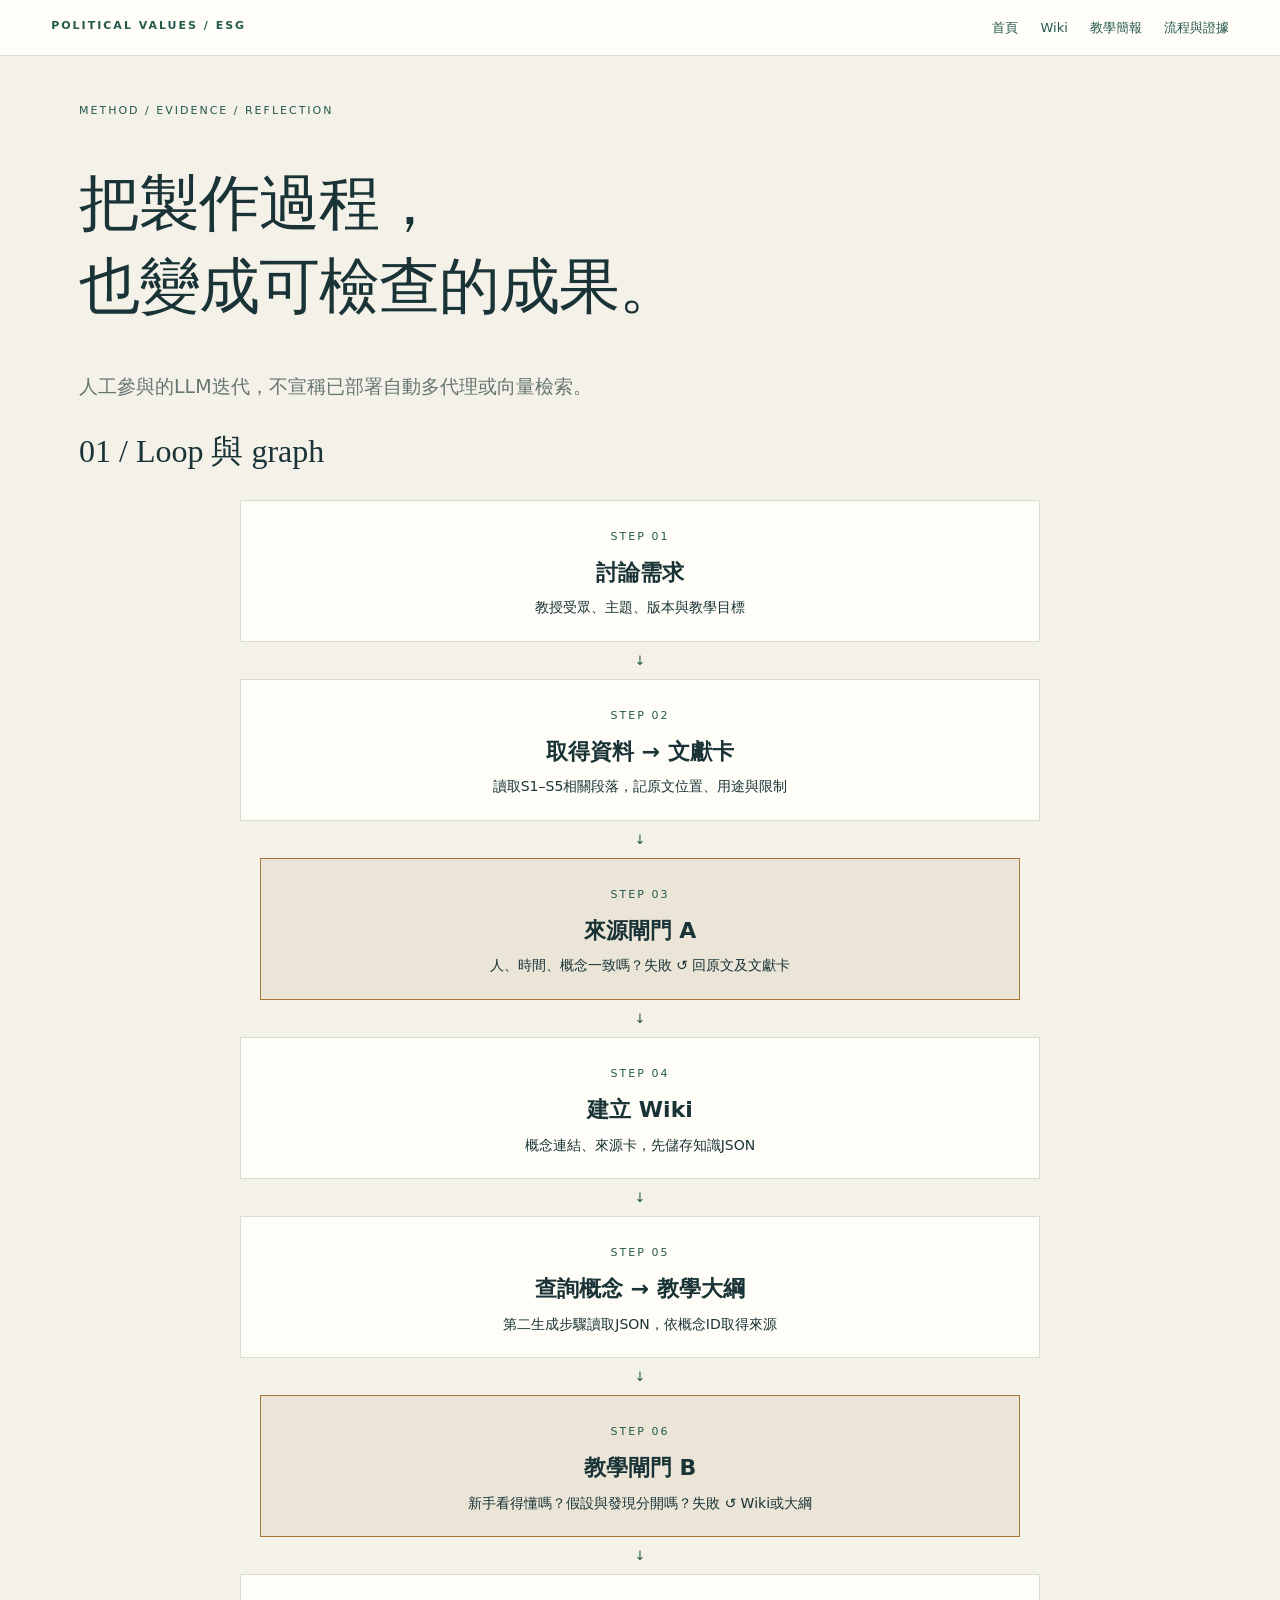
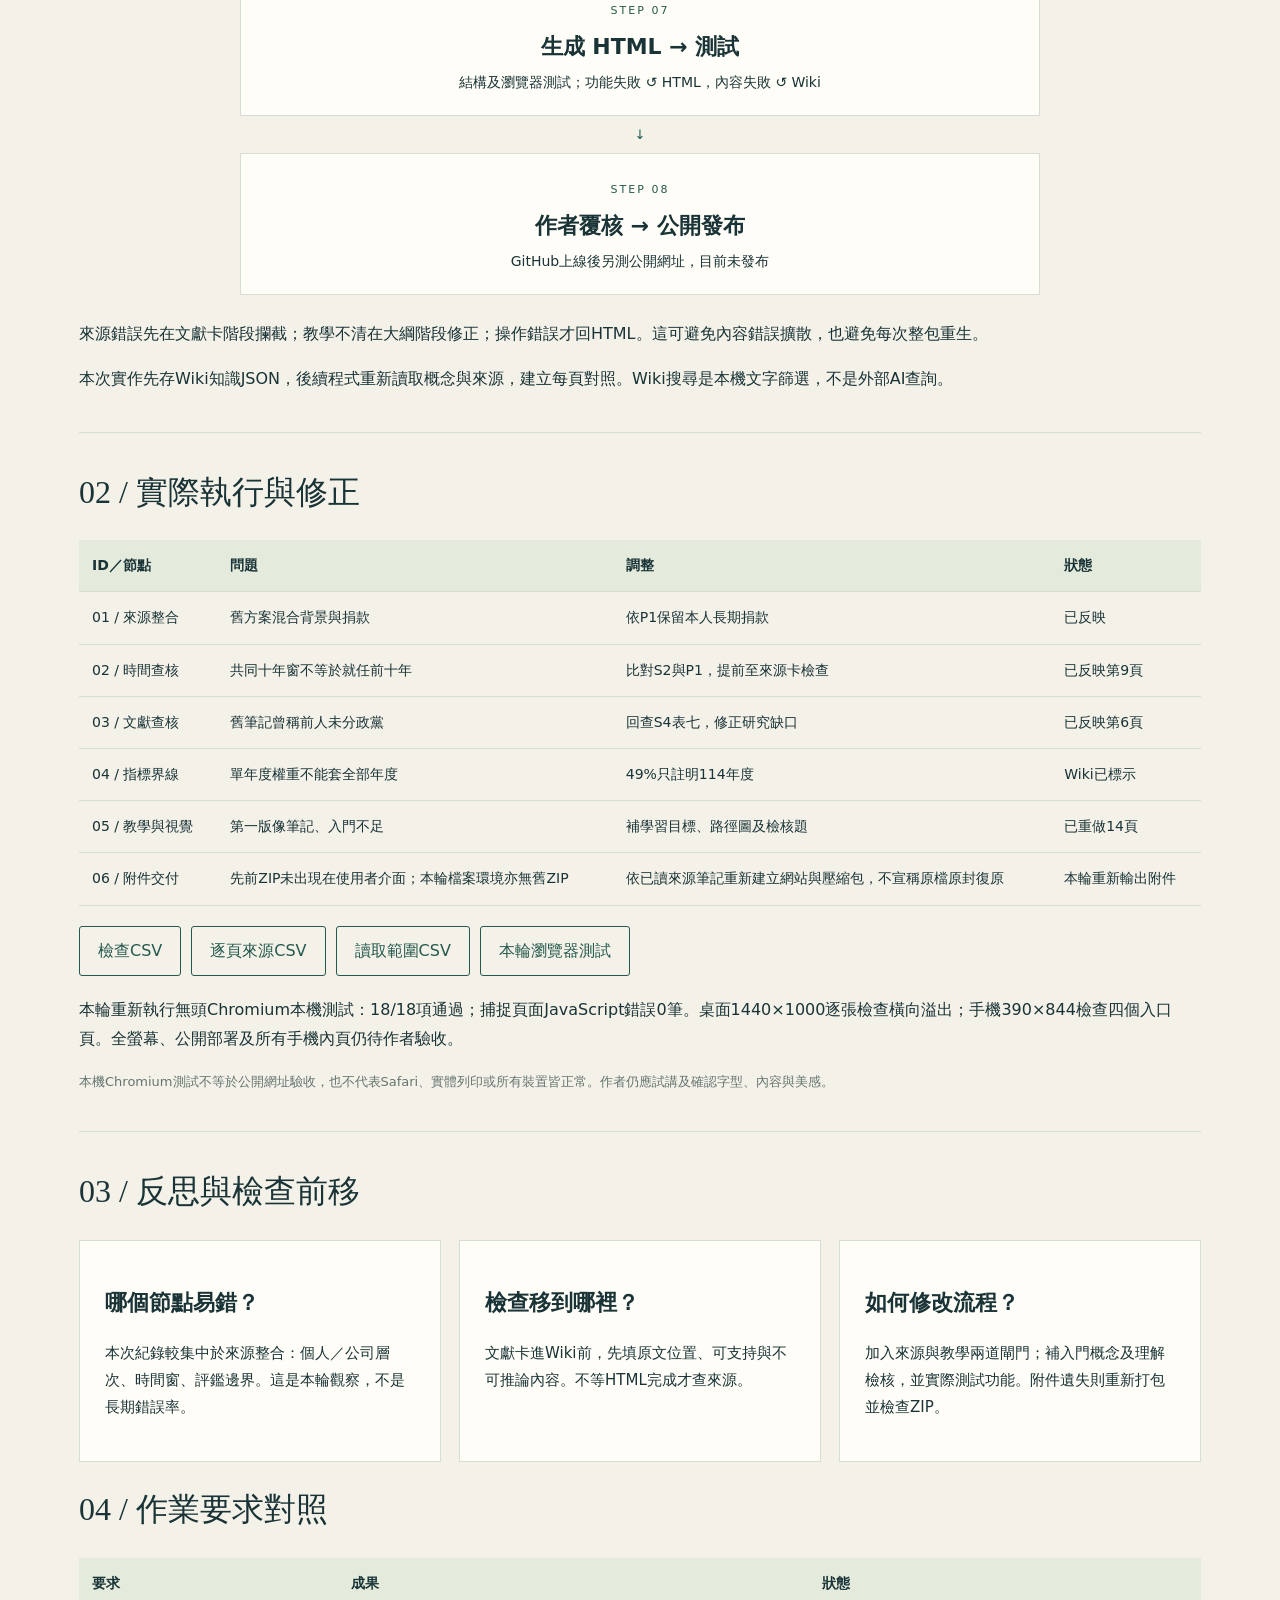
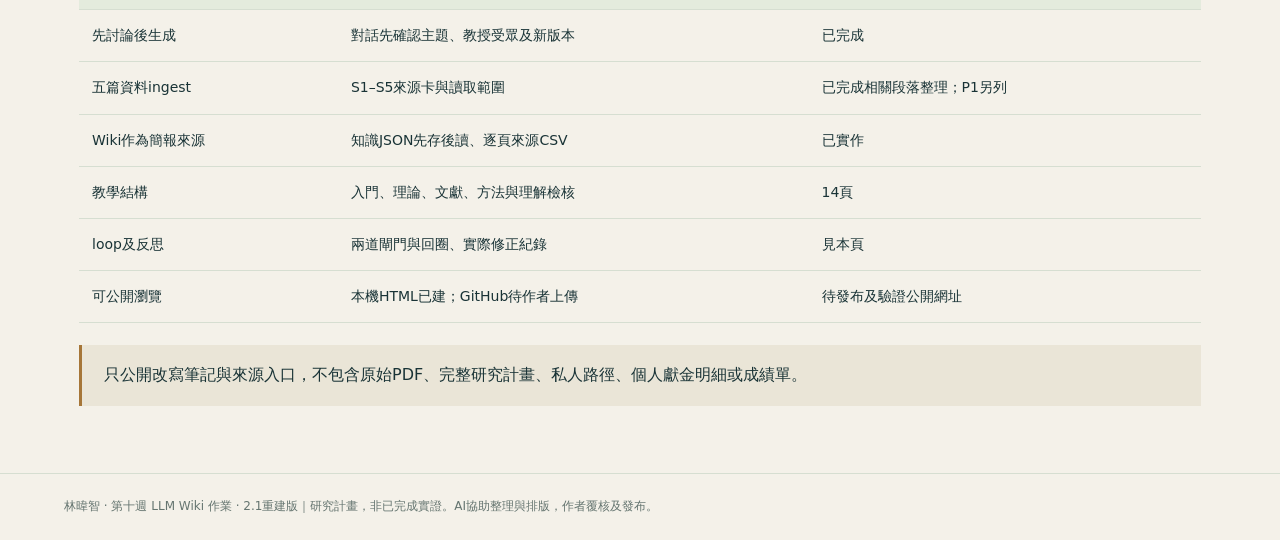
<file: workflow.html>
<!DOCTYPE html>
<html lang="zh-Hant"><head><meta charset="utf-8"/><meta content="width=device-width,initial-scale=1" name="viewport"/><title>流程與證據｜作業紀錄</title><link href="assets/style.css" rel="stylesheet"/><style></style></head><body><header><a href="index.html">POLITICAL VALUES / ESG</a><nav><a href="index.html">首頁</a><a href="wiki.html">Wiki</a><a href="slides.html">教學簡報</a><a href="workflow.html">流程與證據</a></nav></header><main><div class="eyebrow">METHOD / EVIDENCE / REFLECTION</div><h1>把製作過程，<br/>也變成可檢查的成果。</h1><p class="lead">人工參與的LLM迭代，不宣稱已部署自動多代理或向量檢索。</p><section id="graph"><h2>01 / Loop 與 graph</h2><div class="flow"><div class="node"><span class="eyebrow">STEP 01</span><h3>討論需求</h3><p>教授受眾、主題、版本與教學目標</p></div><div class="arrow">↓</div><div class="node"><span class="eyebrow">STEP 02</span><h3>取得資料 → 文獻卡</h3><p>讀取S1–S5相關段落，記原文位置、用途與限制</p></div><div class="arrow">↓</div><div class="gate"><span class="eyebrow">STEP 03</span><h3>來源閘門 A</h3><p>人、時間、概念一致嗎？失敗 ↺ 回原文及文獻卡</p></div><div class="arrow">↓</div><div class="node"><span class="eyebrow">STEP 04</span><h3>建立 Wiki</h3><p>概念連結、來源卡，先儲存知識JSON</p></div><div class="arrow">↓</div><div class="node"><span class="eyebrow">STEP 05</span><h3>查詢概念 → 教學大綱</h3><p>第二生成步驟讀取JSON，依概念ID取得來源</p></div><div class="arrow">↓</div><div class="gate"><span class="eyebrow">STEP 06</span><h3>教學閘門 B</h3><p>新手看得懂嗎？假設與發現分開嗎？失敗 ↺ Wiki或大綱</p></div><div class="arrow">↓</div><div class="node"><span class="eyebrow">STEP 07</span><h3>生成 HTML → 測試</h3><p>結構及瀏覽器測試；功能失敗 ↺ HTML，內容失敗 ↺ Wiki</p></div><div class="arrow">↓</div><div class="node"><span class="eyebrow">STEP 08</span><h3>作者覆核 → 公開發布</h3><p>GitHub上線後另測公開網址，目前未發布</p></div></div><p>來源錯誤先在文獻卡階段攔截；教學不清在大綱階段修正；操作錯誤才回HTML。這可避免內容錯誤擴散，也避免每次整包重生。</p><p>本次實作先存Wiki知識JSON，後續程式重新讀取概念與來源，建立每頁對照。Wiki搜尋是本機文字篩選，不是外部AI查詢。</p></section><hr class="rule"/><section id="record"><h2>02 / 實際執行與修正</h2><div class="table"><table><thead><tr><th>ID／節點</th><th>問題</th><th>調整</th><th>狀態</th></tr></thead><tbody><tr><td>01 / 來源整合</td><td>舊方案混合背景與捐款</td><td>依P1保留本人長期捐款</td><td>已反映</td></tr><tr><td>02 / 時間查核</td><td>共同十年窗不等於就任前十年</td><td>比對S2與P1，提前至來源卡檢查</td><td>已反映第9頁</td></tr><tr><td>03 / 文獻查核</td><td>舊筆記曾稱前人未分政黨</td><td>回查S4表七，修正研究缺口</td><td>已反映第6頁</td></tr><tr><td>04 / 指標界線</td><td>單年度權重不能套全部年度</td><td>49%只註明114年度</td><td>Wiki已標示</td></tr><tr><td>05 / 教學與視覺</td><td>第一版像筆記、入門不足</td><td>補學習目標、路徑圖及檢核題</td><td>已重做14頁</td></tr><tr><td>06 / 附件交付</td><td>先前ZIP未出現在使用者介面；本輪檔案環境亦無舊ZIP</td><td>依已讀來源筆記重新建立網站與壓縮包，不宣稱原檔原封復原</td><td>本輪重新輸出附件</td></tr></tbody></table></div><div class="actions"><a class="btn alt" href="check-log.csv">檢查CSV</a><a class="btn alt" href="slide-source-map.csv">逐頁來源CSV</a><a class="btn alt" href="source-manifest.csv">讀取範圍CSV</a><a class="btn alt" href="browser-test.json">本輪瀏覽器測試</a></div><p id="test-summary">本輪重新執行無頭Chromium本機測試：18/18項通過；捕捉頁面JavaScript錯誤0筆。桌面1440×1000逐張檢查橫向溢出；手機390×844檢查四個入口頁。全螢幕、公開部署及所有手機內頁仍待作者驗收。</p><p class="small">本機Chromium測試不等於公開網址驗收，也不代表Safari、實體列印或所有裝置皆正常。作者仍應試講及確認字型、內容與美感。</p></section><hr class="rule"/><section id="reflection"><h2>03 / 反思與檢查前移</h2><div class="grid"><div class="card"><h3>哪個節點易錯？</h3><p>本次紀錄較集中於來源整合：個人／公司層次、時間窗、評鑑邊界。這是本輪觀察，不是長期錯誤率。</p></div><div class="card"><h3>檢查移到哪裡？</h3><p>文獻卡進Wiki前，先填原文位置、可支持與不可推論內容。不等HTML完成才查來源。</p></div><div class="card"><h3>如何修改流程？</h3><p>加入來源與教學兩道閘門；補入門概念及理解檢核，並實際測試功能。附件遺失則重新打包並檢查ZIP。</p></div></div></section><h2>04 / 作業要求對照</h2><div class="table"><table><thead><tr><th>要求</th><th>成果</th><th>狀態</th></tr></thead><tbody><tr><td>先討論後生成</td><td>對話先確認主題、教授受眾及新版本</td><td>已完成</td></tr><tr><td>五篇資料ingest</td><td>S1–S5來源卡與讀取範圍</td><td>已完成相關段落整理；P1另列</td></tr><tr><td>Wiki作為簡報來源</td><td>知識JSON先存後讀、逐頁來源CSV</td><td>已實作</td></tr><tr><td>教學結構</td><td>入門、理論、文獻、方法與理解檢核</td><td>14頁</td></tr><tr><td>loop及反思</td><td>兩道閘門與回圈、實際修正紀錄</td><td>見本頁</td></tr><tr><td>可公開瀏覽</td><td>本機HTML已建；GitHub待作者上傳</td><td>待發布及驗證公開網址</td></tr></tbody></table></div><div class="callout">只公開改寫筆記與來源入口，不包含原始PDF、完整研究計畫、私人路徑、個人獻金明細或成績單。</div></main><footer>林暐智 · 第十週 LLM Wiki 作業 · 2.1重建版｜研究計畫，非已完成實證。AI協助整理與排版，作者覆核及發布。</footer></body></html>
</file>
<file: assets/style.css>
*{box-sizing:border-box}:root{--bg:#f4f1e9;--paper:#fffdf7;--ink:#193336;--green:#24594d;--muted:#657570;--line:#d6ded1;--gold:#a67638}body{margin:0;background:var(--bg);color:var(--ink);font:16px/1.8 "Microsoft JhengHei",system-ui,sans-serif}a{color:var(--green);text-underline-offset:4px}a:focus-visible,button:focus-visible,input:focus-visible{outline:3px solid var(--gold);outline-offset:3px}header{padding:16px 4vw;border-bottom:1px solid var(--line);display:flex;justify-content:space-between;gap:20px;flex-wrap:wrap;background:var(--paper)}header>a{text-decoration:none;font-size:11px;font-weight:750;letter-spacing:2px}nav{display:flex;gap:22px;font-size:13px}nav a{text-decoration:none}main{max-width:1250px;padding:45px 5vw;margin:auto}h1,h2,h3{line-height:1.35}h1,h2{font-family:Georgia,"PMingLiU",serif;font-weight:500}h1{font-size:clamp(34px,4.8vw,65px);letter-spacing:-1px}h2{font-size:32px}h3{font-size:22px}.eyebrow{font-size:11px;letter-spacing:2px;color:var(--green)}.lead{font-size:19px;color:var(--muted)}.grid{display:grid;grid-template-columns:repeat(3,minmax(0,1fr));gap:18px}.card{padding:25px;border:1px solid var(--line);background:var(--paper)}.card p{font-size:15px}.num{font:48px Georgia,serif;color:var(--green)}.btn,button{display:inline-block;padding:10px 18px;background:var(--green);color:white;border:1px solid var(--green);border-radius:3px;font:14px/1.5 inherit;text-decoration:none;cursor:pointer}.alt{background:transparent;color:var(--green)}.actions{display:flex;gap:10px;flex-wrap:wrap;margin:20px 0}.callout{padding:16px 22px;background:#eae5d7;border-left:3px solid var(--gold);margin:22px 0}.small{font-size:13px;color:var(--muted)}.pill{font-size:11px;padding:4px 12px;border:1px solid var(--line);border-radius:20px;display:inline-block}.hero{display:grid;grid-template-columns:1.55fr 1fr;gap:40px;align-items:center}.art{background:var(--green);color:#e7edda;padding:35px;font:65px/1.2 Georgia,serif}.art small{display:block;font:12px/1.8 system-ui;margin-top:25px}.rule{margin:38px 0;border:0;border-top:1px solid var(--line)}footer{padding:22px 5vw;font-size:12px;color:var(--muted);border-top:1px solid var(--line)}table{border-collapse:collapse;width:100%;font-size:14px}td,th{text-align:left;padding:13px;border-bottom:1px solid var(--line);vertical-align:top}th{background:#e4ebdd}.table{overflow:auto}.source{font-size:11px;margin-right:9px;text-decoration:none;border-bottom:1px solid #97ac9b}.layout{display:grid;grid-template-columns:250px minmax(0,1fr);max-width:1400px;margin:auto}.side{padding:30px;position:sticky;top:0;height:100vh;border-right:1px solid var(--line);overflow:auto}.side a{display:block;font-size:12px;text-decoration:none;padding:7px 0}.wiki{padding:35px 5vw}.concept{padding:32px 0;border-top:1px solid var(--line);scroll-margin-top:20px}.sourcecard{padding:25px;background:var(--paper);border:1px solid var(--line);margin:20px 0;scroll-margin-top:20px}input{width:100%;padding:14px;font:inherit;border:1px solid var(--line);background:var(--paper)}dl{display:grid;grid-template-columns:105px 1fr;gap:10px;font-size:14px}dt{color:var(--green);font-weight:650}dd{margin:0}li{margin:10px 0}.flow{max-width:800px;margin:25px auto}.node,.gate{text-align:center;padding:20px;background:var(--paper);border:1px solid var(--line)}.gate{background:#eae5d7;border-color:#a67638;margin:0 20px}.node h3,.gate h3{margin:8px}.node p,.gate p{margin:0;font-size:14px}.arrow{text-align:center;padding:7px;color:var(--green);font-size:13px}[hidden]{display:none!important}@media(max-width:800px){.grid,.hero{grid-template-columns:1fr}.layout{display:block}.side{position:relative;height:auto;padding:20px 6vw;border:0}.side a{display:inline-block;margin-right:12px}main{padding:25px 6vw}.art{font-size:45px}.wiki{padding:25px 6vw}dl{display:block}dt{margin-top:15px}nav{gap:14px}}@media print{header,.noprint{display:none!important}body{background:white}.card{break-inside:avoid}}
</file>
